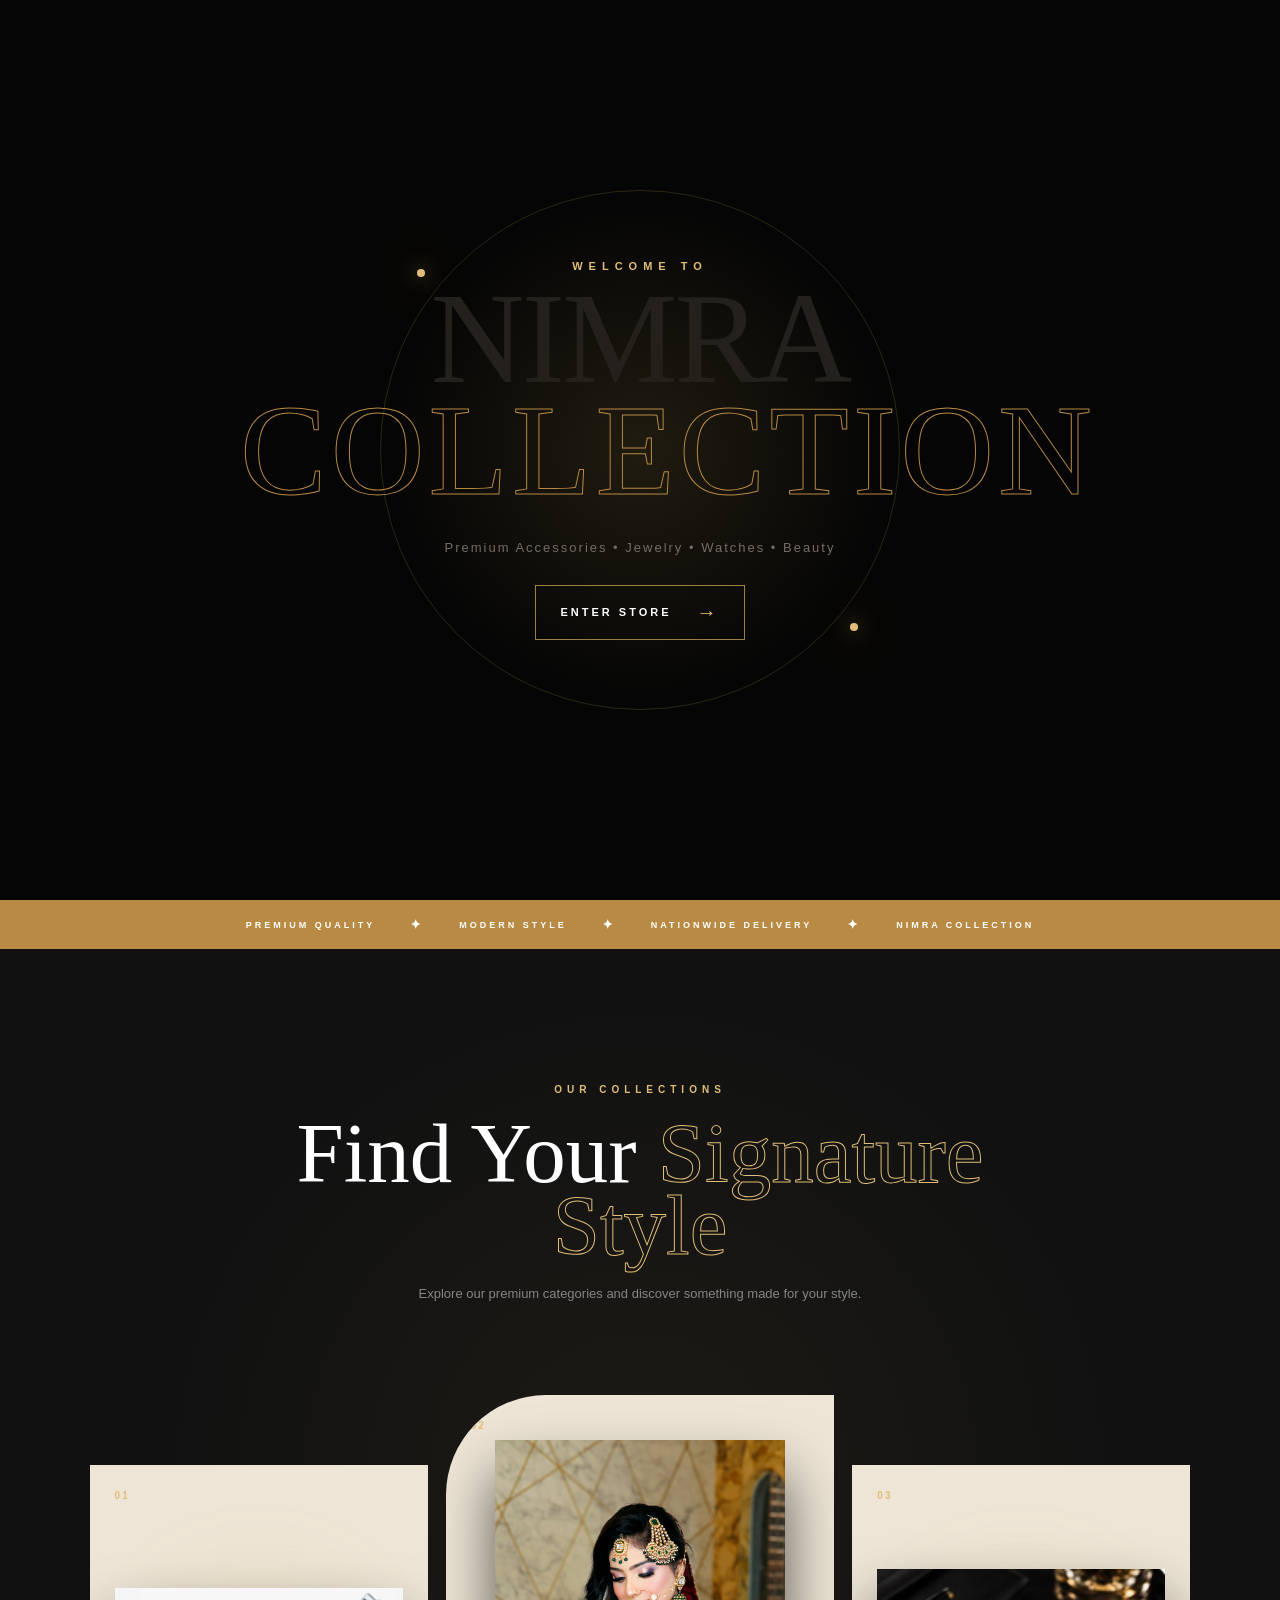
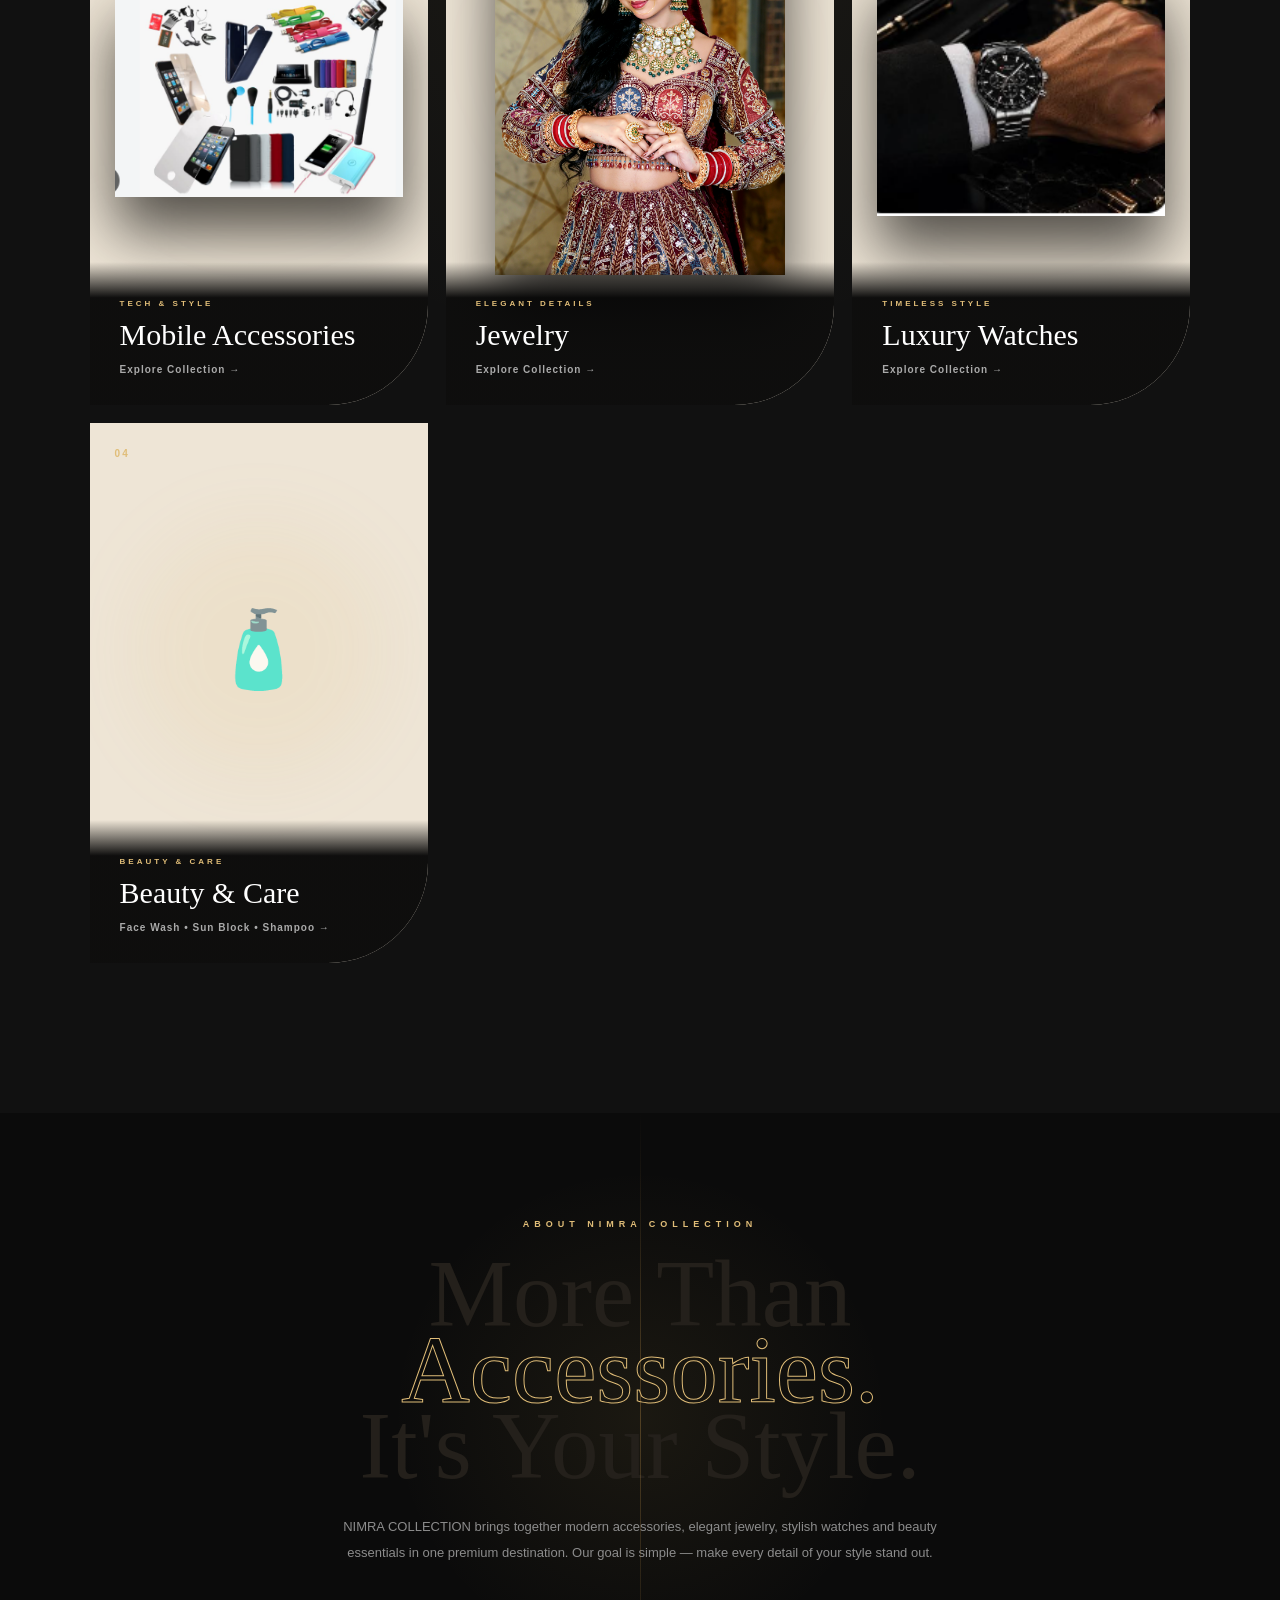
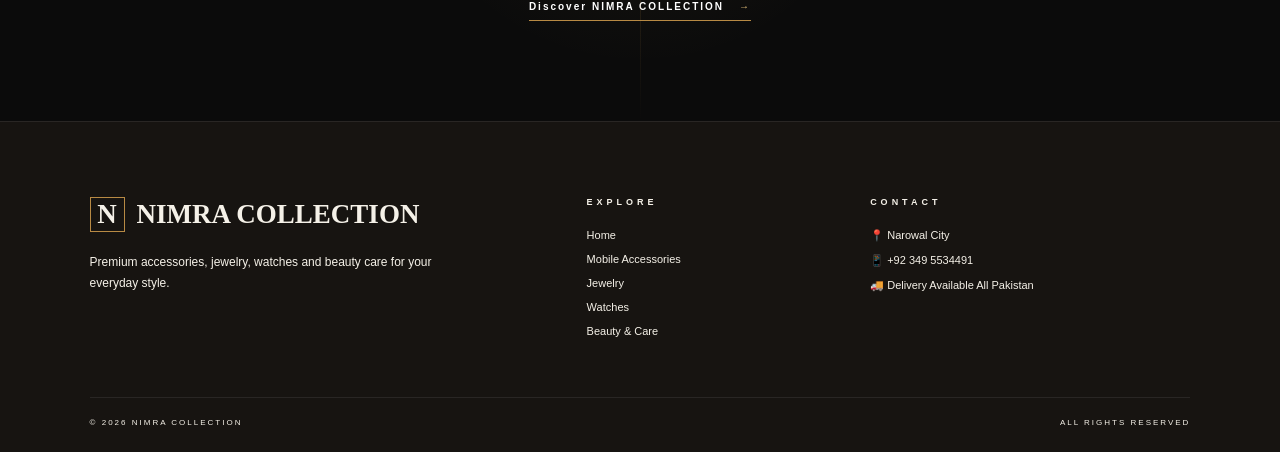
<file: index.html>
<!DOCTYPE html>
<html lang="en">
<head>
    <meta charset="UTF-8">
    <meta name="viewport" content="width=device-width, initial-scale=1.0">

    <title>NIMRA COLLECTION | Premium Store</title>

    <link rel="stylesheet" href="index.css">
</head>

<body class="home-page">

    <!-- =========================
         LOADING / WELCOME
    ========================== -->
    <div id="welcome-screen">
        <div class="welcome-orbit"></div>

        <div class="welcome-content">
            <span class="welcome-small">WELCOME TO</span>

            <h1>
                NIMRA
                <span>COLLECTION</span>
            </h1>

            <p>
                Premium Accessories • Jewelry • Watches • Beauty
            </p>

            <button id="enter-store-btn">
                ENTER STORE
                <span>→</span>
            </button>
        </div>
    </div>


    <!-- =========================
         HEADER
    ========================== -->
    <header class="sticky-header">

        <div class="logo">
            <a href="index.html">
                <span class="logo-mark">N</span>
                <span>NIMRA COLLECTION</span>
            </a>
        </div>

        <nav>
            <ul>

                <li>
                    <a href="index.html" class="active">Home</a>
                </li>

                <li>
                    <a href="mobile-accessories.html">
                        Mobile Accessories
                    </a>
                </li>

                <li>
                    <a href="jwelery.html">
                        Jewelry
                    </a>
                </li>

                <li>
                    <a href="watches.html">
                        Watches
                    </a>
                </li>

                <li>
                    <a href="beauty.html">
                        Beauty & Care
                    </a>
                </li>

            </ul>
        </nav>

        <button class="cart-icon" id="cart-btn">
            Cart
            <span id="cart-count">0</span>
        </button>

    </header>


    <!-- =========================
         HERO
    ========================== -->
    <main>

        <section class="hero-section">

            <div class="hero-background-image">
                <img src="hero.png" alt="Nimra Collection">
            </div>

            <div class="hero-overlay"></div>

            <div class="hero-content">

                <span class="hero-label">
                    EST. 2026 • PREMIUM COLLECTION
                </span>

                <h1>
                    Style That
                    <span>Speaks</span>
                </h1>

                <p>
                    Discover carefully selected watches, jewelry,
                    beauty products and premium accessories designed
                    to elevate your everyday style.
                </p>

                <div class="hero-buttons">

                    <a href="#collections" class="shop-now-btn">
                        Explore Collection
                        <span>↗</span>
                    </a>

                    <a href="watches.html" class="hero-secondary-btn">
                        View Watches
                    </a>

                </div>

            </div>

            <div class="hero-scroll">
                <span>SCROLL TO EXPLORE</span>
                <div></div>
            </div>

        </section>


        <!-- =========================
             BRAND STRIP
        ========================== -->
        <section class="brand-strip">

            <div>
                PREMIUM QUALITY
            </div>

            <span>✦</span>

            <div>
                MODERN STYLE
            </div>

            <span>✦</span>

            <div>
                NATIONWIDE DELIVERY
            </div>

            <span>✦</span>

            <div>
                NIMRA COLLECTION
            </div>

        </section>


        <!-- =========================
             COLLECTIONS
        ========================== -->
        <section class="products-section" id="collections">

            <div class="section-heading">

                <span>OUR COLLECTIONS</span>

                <h2>
                    Find Your
                    <em>Signature Style</em>
                </h2>

                <p>
                    Explore our premium categories and discover
                    something made for your style.
                </p>

            </div>


            <div class="collection-layout">

                <!-- MOBILE -->
                <a href="mobile-accessories.html"
                   class="category-link collection-mobile">

                    <div class="collection-number">
                        01
                    </div>

                    <div class="collection-image">
                        <img src="glas.png"
                             alt="Mobile Accessories">
                    </div>

                    <div class="collection-info">
                        <span>TECH & STYLE</span>
                        <h3>Mobile Accessories</h3>
                        <p>Explore Collection →</p>
                    </div>

                </a>


                <!-- JEWELRY -->
                <a href="jwelery.html"
                   class="category-link collection-jewelry">

                    <div class="collection-number">
                        02
                    </div>

                    <div class="collection-image">
                        <img src="girl.jpg"
                             alt="Jewelry Collection">
                    </div>

                    <div class="collection-info">
                        <span>ELEGANT DETAILS</span>
                        <h3>Jewelry</h3>
                        <p>Explore Collection →</p>
                    </div>

                </a>


                <!-- WATCHES -->
                <a href="watches.html"
                   class="category-link collection-watch">

                    <div class="collection-number">
                        03
                    </div>

                    <div class="collection-image">
                        <img src="watch.jpg"
                             alt="Luxury Watches">
                    </div>

                    <div class="collection-info">
                        <span>TIMELESS STYLE</span>
                        <h3>Luxury Watches</h3>
                        <p>Explore Collection →</p>
                    </div>

                </a>


                <!-- BEAUTY & CARE -->
                <a href="beauty.html"
                   class="category-link collection-beauty">

                    <div class="collection-number">
                        04
                    </div>

                    <div class="collection-image">
                        <div style="
                            font-size: 75px;
                            display: flex;
                            align-items: center;
                            justify-content: center;
                            width: 100%;
                            height: 100%;
                        ">
                            🧴
                        </div>
                    </div>

                    <div class="collection-info">
                        <span>BEAUTY & CARE</span>
                        <h3>Beauty & Care</h3>
                        <p>Face Wash • Sun Block • Shampoo →</p>
                    </div>

                </a>

            </div>

        </section>


        <!-- =========================
             ABOUT / BRAND
        ========================== -->
        <section class="brand-story">

            <div class="story-line"></div>

            <div class="story-content">

                <span>ABOUT NIMRA COLLECTION</span>

                <h2>
                    More Than
                    <em>Accessories.</em>
                    <br>
                    It's Your Style.
                </h2>

                <p>
                    NIMRA COLLECTION brings together modern accessories,
                    elegant jewelry, stylish watches and beauty essentials
                    in one premium destination. Our goal is simple —
                    make every detail of your style stand out.
                </p>

                <a href="#collections">
                    Discover NIMRA COLLECTION
                    <span>→</span>
                </a>

            </div>

        </section>

    </main>


    <!-- =========================
         CHECKOUT MODAL
    ========================== -->
    <div id="checkout-modal" class="modal">

        <div class="modal-content">

            <button class="close-btn" id="close-modal">
                ×
            </button>

            <span class="modal-label">
                YOUR ORDER
            </span>

            <h2>
                Confirm Order
            </h2>

            <div class="checkout-divider"></div>

            <div id="cart-items-list"></div>

            <div class="total-row">
                <span>Total</span>

                <strong>
                    PKR <span id="cart-total">0</span>
                </strong>
            </div>


            <form id="order-form">

                <label for="name">
                    Full Name
                </label>

                <input
                    type="text"
                    id="name"
                    placeholder="Enter your full name"
                    required
                >


                <label for="phone">
                    WhatsApp Number
                </label>

                <input
                    type="tel"
                    id="phone"
                    placeholder="0300 1234567"
                    required
                >


                <label for="address">
                    Delivery Address
                </label>

                <textarea
                    id="address"
                    placeholder="Complete address & city"
                    rows="3"
                    required
                ></textarea>


                <button
                    type="submit"
                    class="submit-order-btn"
                >
                    Send Order on WhatsApp
                    <span>↗</span>
                </button>

            </form>

        </div>

    </div>


    <!-- =========================
         FOOTER
    ========================== -->
    <footer>

        <div class="footer-main">

            <div class="footer-brand">

                <div class="footer-logo">
                    <span>N</span>
                    NIMRA COLLECTION
                </div>

                <p>
                    Premium accessories, jewelry, watches
                    and beauty care for your everyday style.
                </p>

            </div>


            <div class="footer-column">

                <h4>EXPLORE</h4>

                <a href="index.html">Home</a>

                <a href="mobile-accessories.html">
                    Mobile Accessories
                </a>

                <a href="jwelery.html">
                    Jewelry
                </a>

                <a href="watches.html">
                    Watches
                </a>

                <a href="beauty.html">
                    Beauty & Care
                </a>

            </div>


            <div class="footer-column">

                <h4>CONTACT</h4>

                <p>📍 Narowal City</p>

                <p>
                    📱 +92 349 5534491
                </p>

                <p>
                    🚚 Delivery Available
                    All Pakistan
                </p>

            </div>

        </div>


        <div class="footer-bottom">

            <span>
                © 2026 NIMRA COLLECTION
            </span>

            <span>
                ALL RIGHTS RESERVED
            </span>

        </div>

    </footer>


    <script src="index.js"></script>

</body>
</html>
</file>
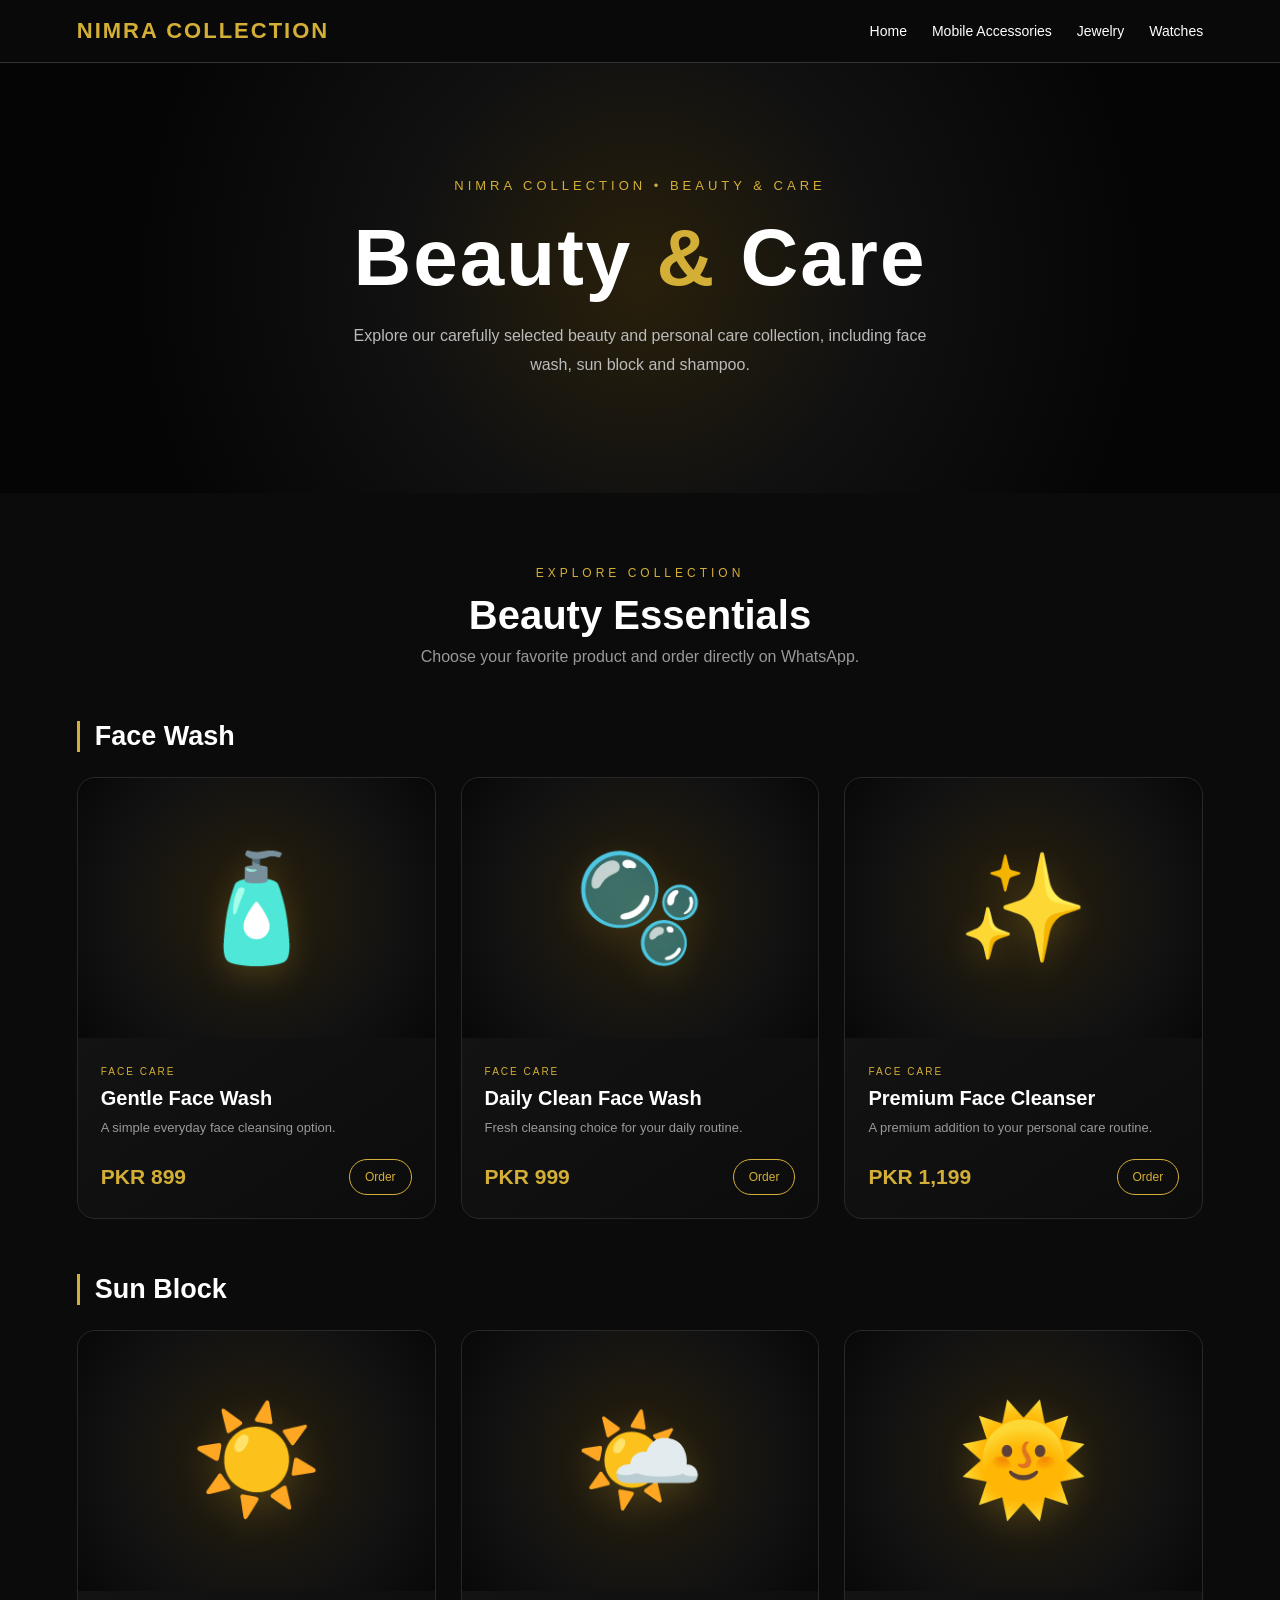
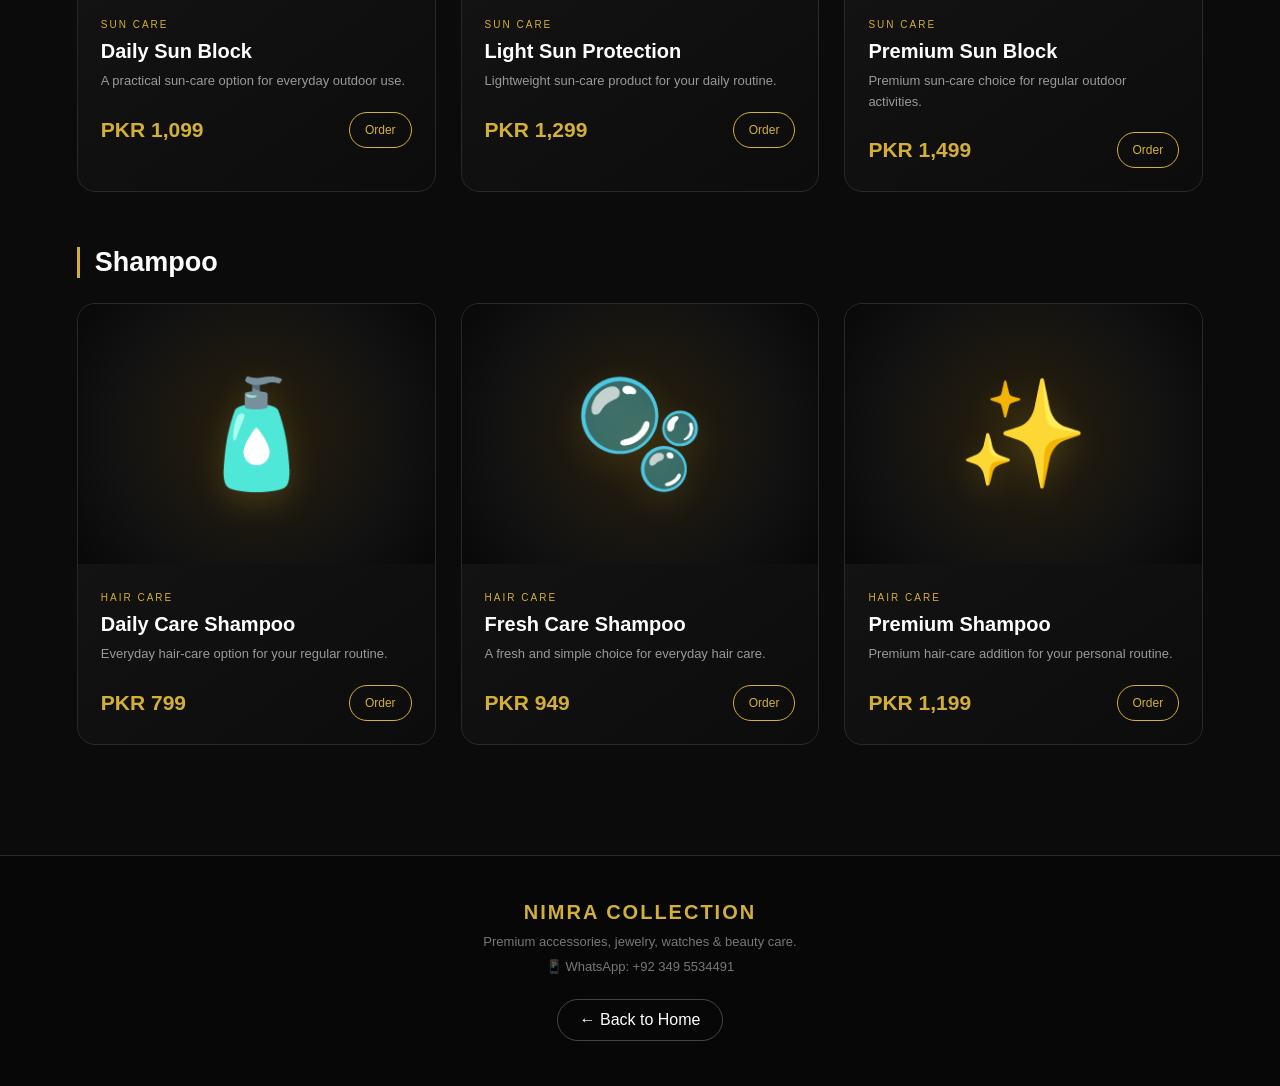
<file: beauty.html>
<!DOCTYPE html>
<html lang="en">
<head>
    <meta charset="UTF-8">
    <meta name="viewport" content="width=device-width, initial-scale=1.0">

    <title>Beauty & Care | NIMRA COLLECTION</title>

    <style>
        * {
            margin: 0;
            padding: 0;
            box-sizing: border-box;
        }

        body {
            font-family: Arial, sans-serif;
            background: #0b0b0b;
            color: white;
        }

        /* HEADER */
        header {
            position: sticky;
            top: 0;
            z-index: 1000;
            display: flex;
            justify-content: space-between;
            align-items: center;
            padding: 18px 6%;
            background: rgba(10,10,10,0.95);
            border-bottom: 1px solid #333;
            backdrop-filter: blur(10px);
        }

        .logo {
            color: #d4af37;
            font-size: 22px;
            font-weight: bold;
            letter-spacing: 2px;
        }

        nav {
            display: flex;
            gap: 25px;
        }

        nav a {
            color: white;
            text-decoration: none;
            font-size: 14px;
            transition: 0.3s;
        }

        nav a:hover {
            color: #d4af37;
        }

        /* HERO */
        .hero {
            min-height: 430px;
            display: flex;
            align-items: center;
            justify-content: center;
            text-align: center;
            padding: 60px 20px;
            background:
                radial-gradient(circle at center, #29200b 0%, #111 35%, #050505 75%);
        }

        .hero-content {
            max-width: 800px;
        }

        .hero small {
            color: #d4af37;
            letter-spacing: 4px;
            font-size: 13px;
        }

        .hero h1 {
            font-size: clamp(42px, 7vw, 80px);
            margin: 18px 0;
            letter-spacing: 2px;
        }

        .hero h1 span {
            color: #d4af37;
        }

        .hero p {
            color: #bbb;
            line-height: 1.8;
            max-width: 600px;
            margin: auto;
        }

        /* PRODUCTS */
        .products-section {
            padding: 70px 6%;
        }

        .section-title {
            text-align: center;
            margin-bottom: 45px;
        }

        .section-title span {
            color: #d4af37;
            font-size: 12px;
            letter-spacing: 4px;
        }

        .section-title h2 {
            font-size: 40px;
            margin-top: 12px;
        }

        .section-title p {
            color: #999;
            margin-top: 10px;
        }

        .category-title {
            font-size: 27px;
            margin: 55px 0 25px;
            padding-left: 15px;
            border-left: 3px solid #d4af37;
        }

        .product-grid {
            display: grid;
            grid-template-columns: repeat(3, 1fr);
            gap: 25px;
        }

        .product-card {
            background: linear-gradient(145deg, #171717, #0c0c0c);
            border: 1px solid #292929;
            border-radius: 18px;
            overflow: hidden;
            transition: 0.4s;
        }

        .product-card:hover {
            transform: translateY(-10px);
            border-color: #d4af37;
            box-shadow: 0 15px 40px rgba(212,175,55,0.18);
        }

        .product-image {
            height: 260px;
            display: flex;
            justify-content: center;
            align-items: center;
            background:
                radial-gradient(circle, #29200c, #121212 65%, #080808);
        }

        .product-icon {
            font-size: 105px;
            filter: drop-shadow(0 10px 15px rgba(212,175,55,0.2));
            transition: 0.4s;
        }

        .product-card:hover .product-icon {
            transform: scale(1.12) rotate(3deg);
        }

        .product-info {
            padding: 23px;
        }

        .product-info small {
            color: #d4af37;
            letter-spacing: 2px;
            font-size: 10px;
        }

        .product-info h3 {
            font-size: 20px;
            margin: 8px 0;
        }

        .product-info p {
            color: #999;
            font-size: 13px;
            line-height: 1.6;
        }

        .price-row {
            display: flex;
            justify-content: space-between;
            align-items: center;
            margin-top: 20px;
        }

        .price {
            color: #d4af37;
            font-size: 21px;
            font-weight: bold;
        }

        .order-btn {
            border: 1px solid #d4af37;
            background: transparent;
            color: #d4af37;
            padding: 10px 15px;
            border-radius: 25px;
            cursor: pointer;
            text-decoration: none;
            font-size: 12px;
            transition: 0.3s;
        }

        .order-btn:hover {
            background: #d4af37;
            color: #000;
        }

        /* FOOTER */
        footer {
            margin-top: 40px;
            padding: 45px 6%;
            text-align: center;
            border-top: 1px solid #292929;
            background: #070707;
        }

        .footer-logo {
            color: #d4af37;
            font-size: 20px;
            font-weight: bold;
            letter-spacing: 2px;
        }

        footer p {
            color: #777;
            margin-top: 10px;
            font-size: 13px;
        }

        .back-home {
            display: inline-block;
            margin-top: 25px;
            color: white;
            text-decoration: none;
            border: 1px solid #444;
            padding: 11px 22px;
            border-radius: 25px;
            transition: 0.3s;
        }

        .back-home:hover {
            border-color: #d4af37;
            color: #d4af37;
        }

        /* MOBILE */
        @media (max-width: 800px) {

            header {
                padding: 16px 5%;
            }

            nav {
                display: none;
            }

            .product-grid {
                grid-template-columns: 1fr;
            }

            .products-section {
                padding: 50px 5%;
            }

            .section-title h2 {
                font-size: 32px;
            }

            .hero {
                min-height: 380px;
            }

            .product-image {
                height: 230px;
            }
        }

        @media (min-width: 801px) and (max-width: 1100px) {
            .product-grid {
                grid-template-columns: repeat(2, 1fr);
            }
        }
    </style>
</head>

<body>

    <!-- HEADER -->
    <header>

        <div class="logo">
            NIMRA COLLECTION
        </div>

        <nav>
            <a href="index.html">Home</a>
            <a href="mobile-accessories.html">Mobile Accessories</a>
            <a href="jwelery.html">Jewelry</a>
            <a href="watches.html">Watches</a>
        </nav>

    </header>


    <!-- HERO -->
    <section class="hero">

        <div class="hero-content">

            <small>NIMRA COLLECTION • BEAUTY & CARE</small>

            <h1>
                Beauty <span>&</span> Care
            </h1>

            <p>
                Explore our carefully selected beauty and personal care
                collection, including face wash, sun block and shampoo.
            </p>

        </div>

    </section>


    <!-- PRODUCTS -->
    <section class="products-section">

        <div class="section-title">

            <span>EXPLORE COLLECTION</span>

            <h2>Beauty Essentials</h2>

            <p>
                Choose your favorite product and order directly on WhatsApp.
            </p>

        </div>


        <!-- FACE WASH -->

        <h2 class="category-title">
            Face Wash
        </h2>

        <div class="product-grid">

            <div class="product-card">

                <div class="product-image">
                    <div class="product-icon">🧴</div>
                </div>

                <div class="product-info">

                    <small>FACE CARE</small>

                    <h3>Gentle Face Wash</h3>

                    <p>
                        A simple everyday face cleansing option.
                    </p>

                    <div class="price-row">

                        <span class="price">
                            PKR 899
                        </span>

                        <a class="order-btn"
                           href="https://wa.me/923495534491?text=Hello%20NIMRA%20COLLECTION%2C%20I%20want%20to%20order%20Gentle%20Face%20Wash%20for%20PKR%20899."
                           target="_blank">
                            Order
                        </a>

                    </div>

                </div>

            </div>


            <div class="product-card">

                <div class="product-image">
                    <div class="product-icon">🫧</div>
                </div>

                <div class="product-info">

                    <small>FACE CARE</small>

                    <h3>Daily Clean Face Wash</h3>

                    <p>
                        Fresh cleansing choice for your daily routine.
                    </p>

                    <div class="price-row">

                        <span class="price">
                            PKR 999
                        </span>

                        <a class="order-btn"
                           href="https://wa.me/923495534491?text=Hello%20NIMRA%20COLLECTION%2C%20I%20want%20to%20order%20Daily%20Clean%20Face%20Wash%20for%20PKR%20999."
                           target="_blank">
                            Order
                        </a>

                    </div>

                </div>

            </div>


            <div class="product-card">

                <div class="product-image">
                    <div class="product-icon">✨</div>
                </div>

                <div class="product-info">

                    <small>FACE CARE</small>

                    <h3>Premium Face Cleanser</h3>

                    <p>
                        A premium addition to your personal care routine.
                    </p>

                    <div class="price-row">

                        <span class="price">
                            PKR 1,199
                        </span>

                        <a class="order-btn"
                           href="https://wa.me/923495534491?text=Hello%20NIMRA%20COLLECTION%2C%20I%20want%20to%20order%20Premium%20Face%20Cleanser%20for%20PKR%201199."
                           target="_blank">
                            Order
                        </a>

                    </div>

                </div>

            </div>

        </div>


        <!-- SUN BLOCK -->

        <h2 class="category-title">
            Sun Block
        </h2>

        <div class="product-grid">

            <div class="product-card">

                <div class="product-image">
                    <div class="product-icon">☀️</div>
                </div>

                <div class="product-info">

                    <small>SUN CARE</small>

                    <h3>Daily Sun Block</h3>

                    <p>
                        A practical sun-care option for everyday outdoor use.
                    </p>

                    <div class="price-row">

                        <span class="price">
                            PKR 1,099
                        </span>

                        <a class="order-btn"
                           href="https://wa.me/923495534491?text=Hello%20NIMRA%20COLLECTION%2C%20I%20want%20to%20order%20Daily%20Sun%20Block%20for%20PKR%201099."
                           target="_blank">
                            Order
                        </a>

                    </div>

                </div>

            </div>


            <div class="product-card">

                <div class="product-image">
                    <div class="product-icon">🌤️</div>
                </div>

                <div class="product-info">

                    <small>SUN CARE</small>

                    <h3>Light Sun Protection</h3>

                    <p>
                        Lightweight sun-care product for your daily routine.
                    </p>

                    <div class="price-row">

                        <span class="price">
                            PKR 1,299
                        </span>

                        <a class="order-btn"
                           href="https://wa.me/923495534491?text=Hello%20NIMRA%20COLLECTION%2C%20I%20want%20to%20order%20Light%20Sun%20Protection%20for%20PKR%201299."
                           target="_blank">
                            Order
                        </a>

                    </div>

                </div>

            </div>


            <div class="product-card">

                <div class="product-image">
                    <div class="product-icon">🌞</div>
                </div>

                <div class="product-info">

                    <small>SUN CARE</small>

                    <h3>Premium Sun Block</h3>

                    <p>
                        Premium sun-care choice for regular outdoor activities.
                    </p>

                    <div class="price-row">

                        <span class="price">
                            PKR 1,499
                        </span>

                        <a class="order-btn"
                           href="https://wa.me/923495534491?text=Hello%20NIMRA%20COLLECTION%2C%20I%20want%20to%20order%20Premium%20Sun%20Block%20for%20PKR%201499."
                           target="_blank">
                            Order
                        </a>

                    </div>

                </div>

            </div>

        </div>


        <!-- SHAMPOO -->

        <h2 class="category-title">
            Shampoo
        </h2>

        <div class="product-grid">

            <div class="product-card">

                <div class="product-image">
                    <div class="product-icon">🧴</div>
                </div>

                <div class="product-info">

                    <small>HAIR CARE</small>

                    <h3>Daily Care Shampoo</h3>

                    <p>
                        Everyday hair-care option for your regular routine.
                    </p>

                    <div class="price-row">

                        <span class="price">
                            PKR 799
                        </span>

                        <a class="order-btn"
                           href="https://wa.me/923495534491?text=Hello%20NIMRA%20COLLECTION%2C%20I%20want%20to%20order%20Daily%20Care%20Shampoo%20for%20PKR%20799."
                           target="_blank">
                            Order
                        </a>

                    </div>

                </div>

            </div>


            <div class="product-card">

                <div class="product-image">
                    <div class="product-icon">🫧</div>
                </div>

                <div class="product-info">

                    <small>HAIR CARE</small>

                    <h3>Fresh Care Shampoo</h3>

                    <p>
                        A fresh and simple choice for everyday hair care.
                    </p>

                    <div class="price-row">

                        <span class="price">
                            PKR 949
                        </span>

                        <a class="order-btn"
                           href="https://wa.me/923495534491?text=Hello%20NIMRA%20COLLECTION%2C%20I%20want%20to%20order%20Fresh%20Care%20Shampoo%20for%20PKR%20949."
                           target="_blank">
                            Order
                        </a>

                    </div>

                </div>

            </div>


            <div class="product-card">

                <div class="product-image">
                    <div class="product-icon">✨</div>
                </div>

                <div class="product-info">

                    <small>HAIR CARE</small>

                    <h3>Premium Shampoo</h3>

                    <p>
                        Premium hair-care addition for your personal routine.
                    </p>

                    <div class="price-row">

                        <span class="price">
                            PKR 1,199
                        </span>

                        <a class="order-btn"
                           href="https://wa.me/923495534491?text=Hello%20NIMRA%20COLLECTION%2C%20I%20want%20to%20order%20Premium%20Shampoo%20for%20PKR%201199."
                           target="_blank">
                            Order
                        </a>

                    </div>

                </div>

            </div>

        </div>

    </section>


    <!-- FOOTER -->

    <footer>

        <div class="footer-logo">
            NIMRA COLLECTION
        </div>

        <p>
            Premium accessories, jewelry, watches & beauty care.
        </p>

        <p>
            📱 WhatsApp: +92 349 5534491
        </p>

        <a href="index.html" class="back-home">
            ← Back to Home
        </a>

    </footer>

</body>
</html>
</file>
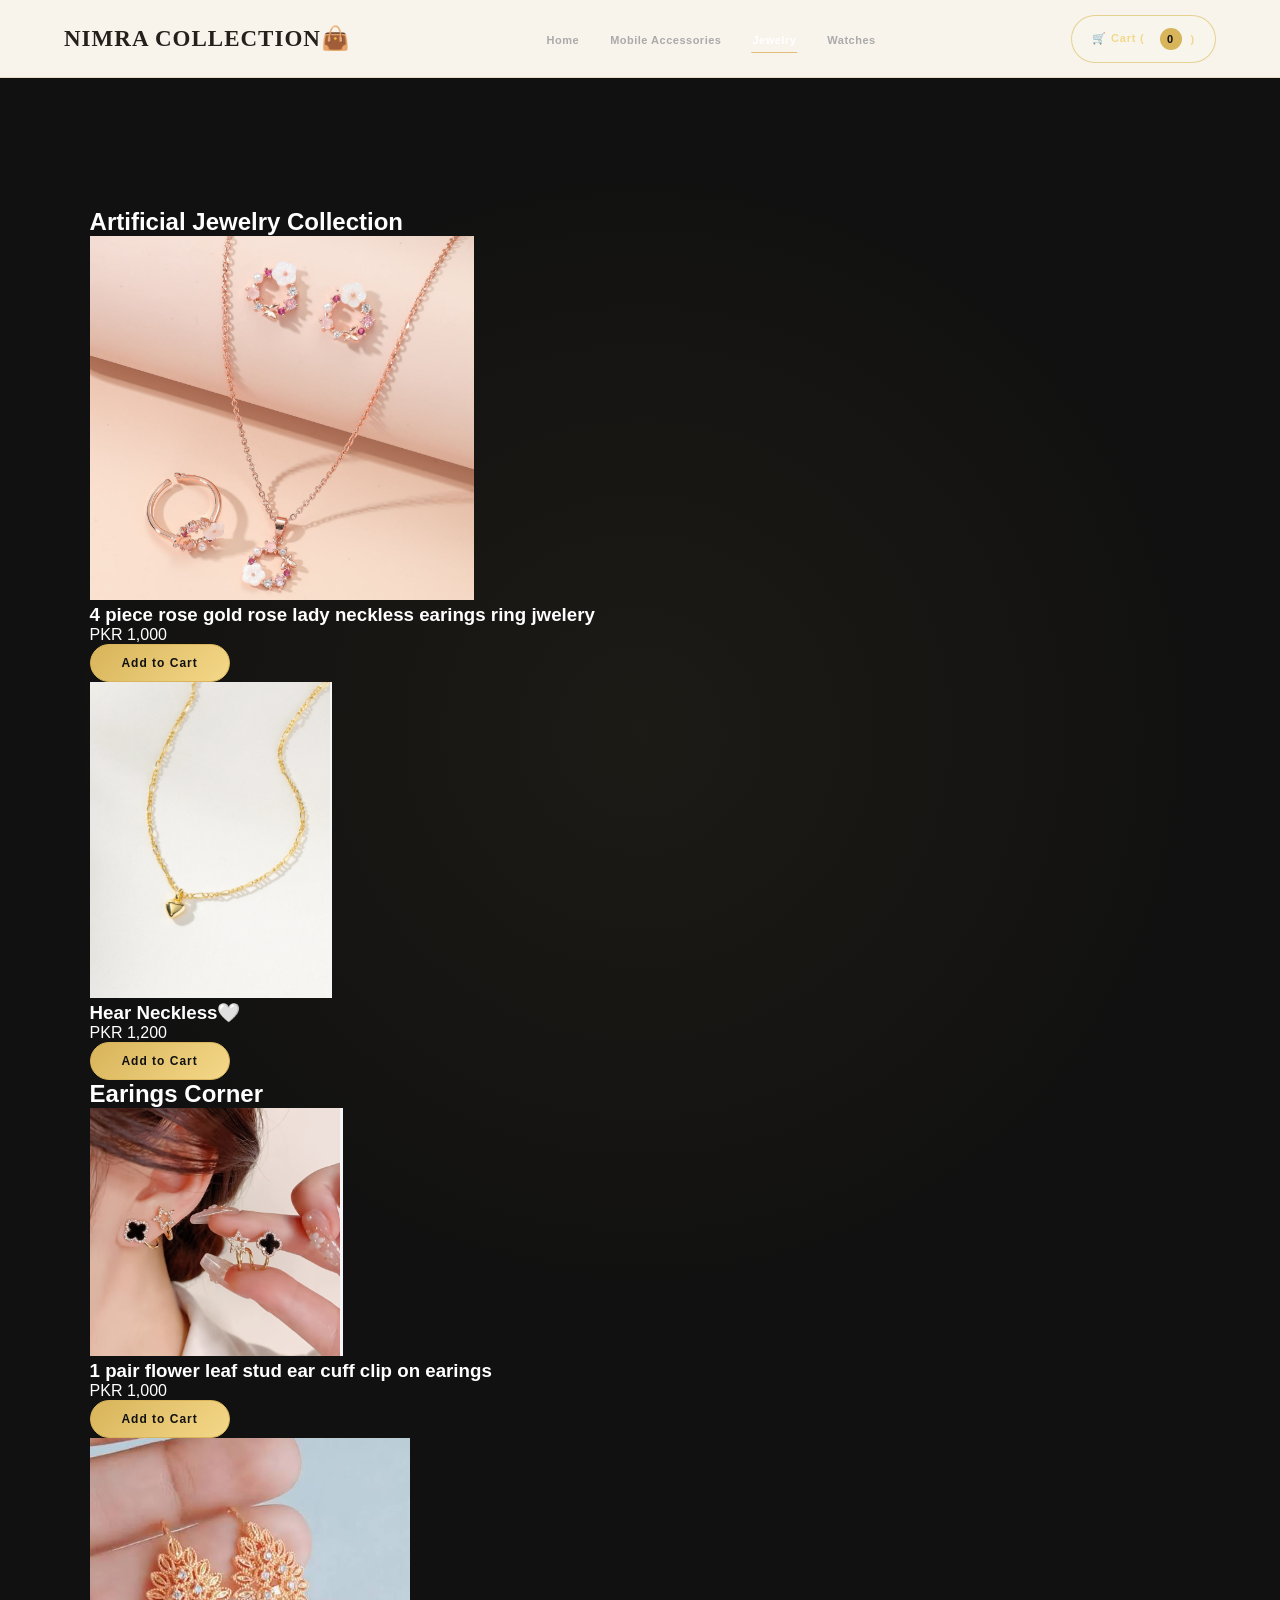
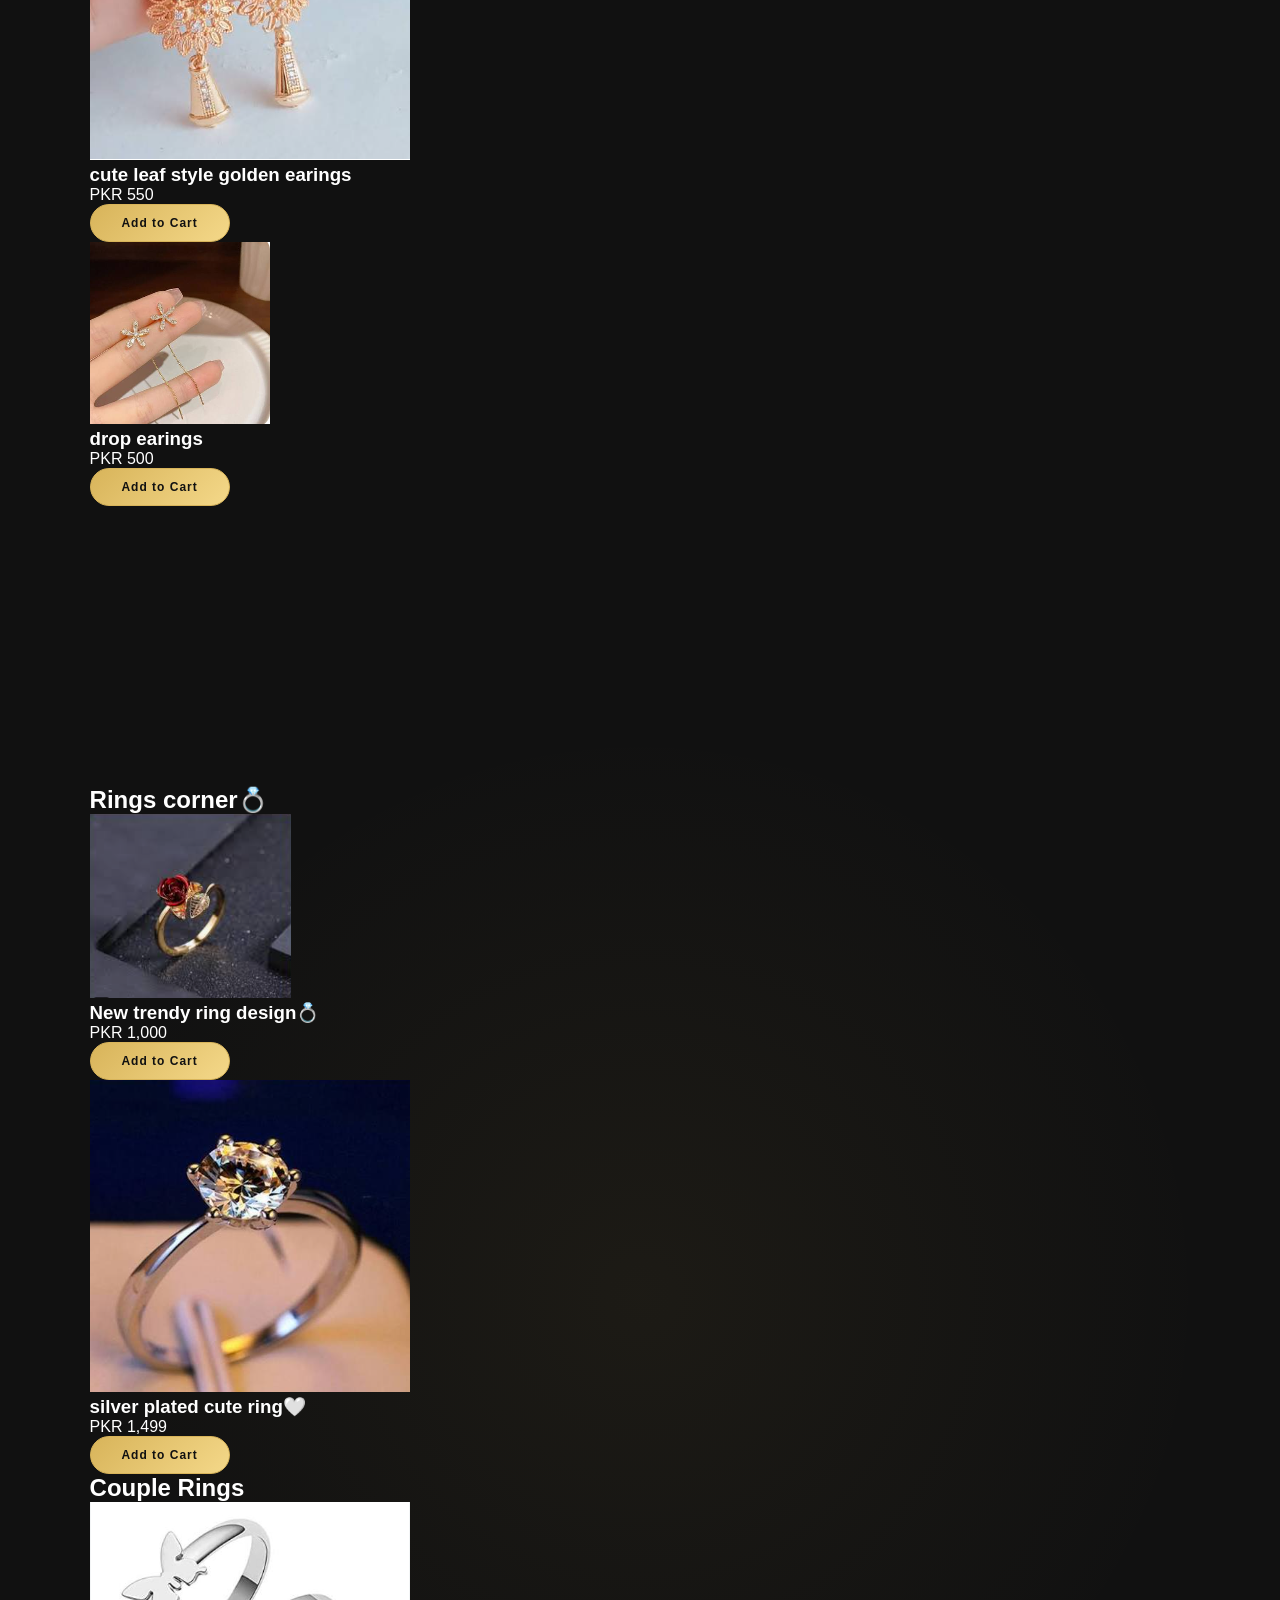
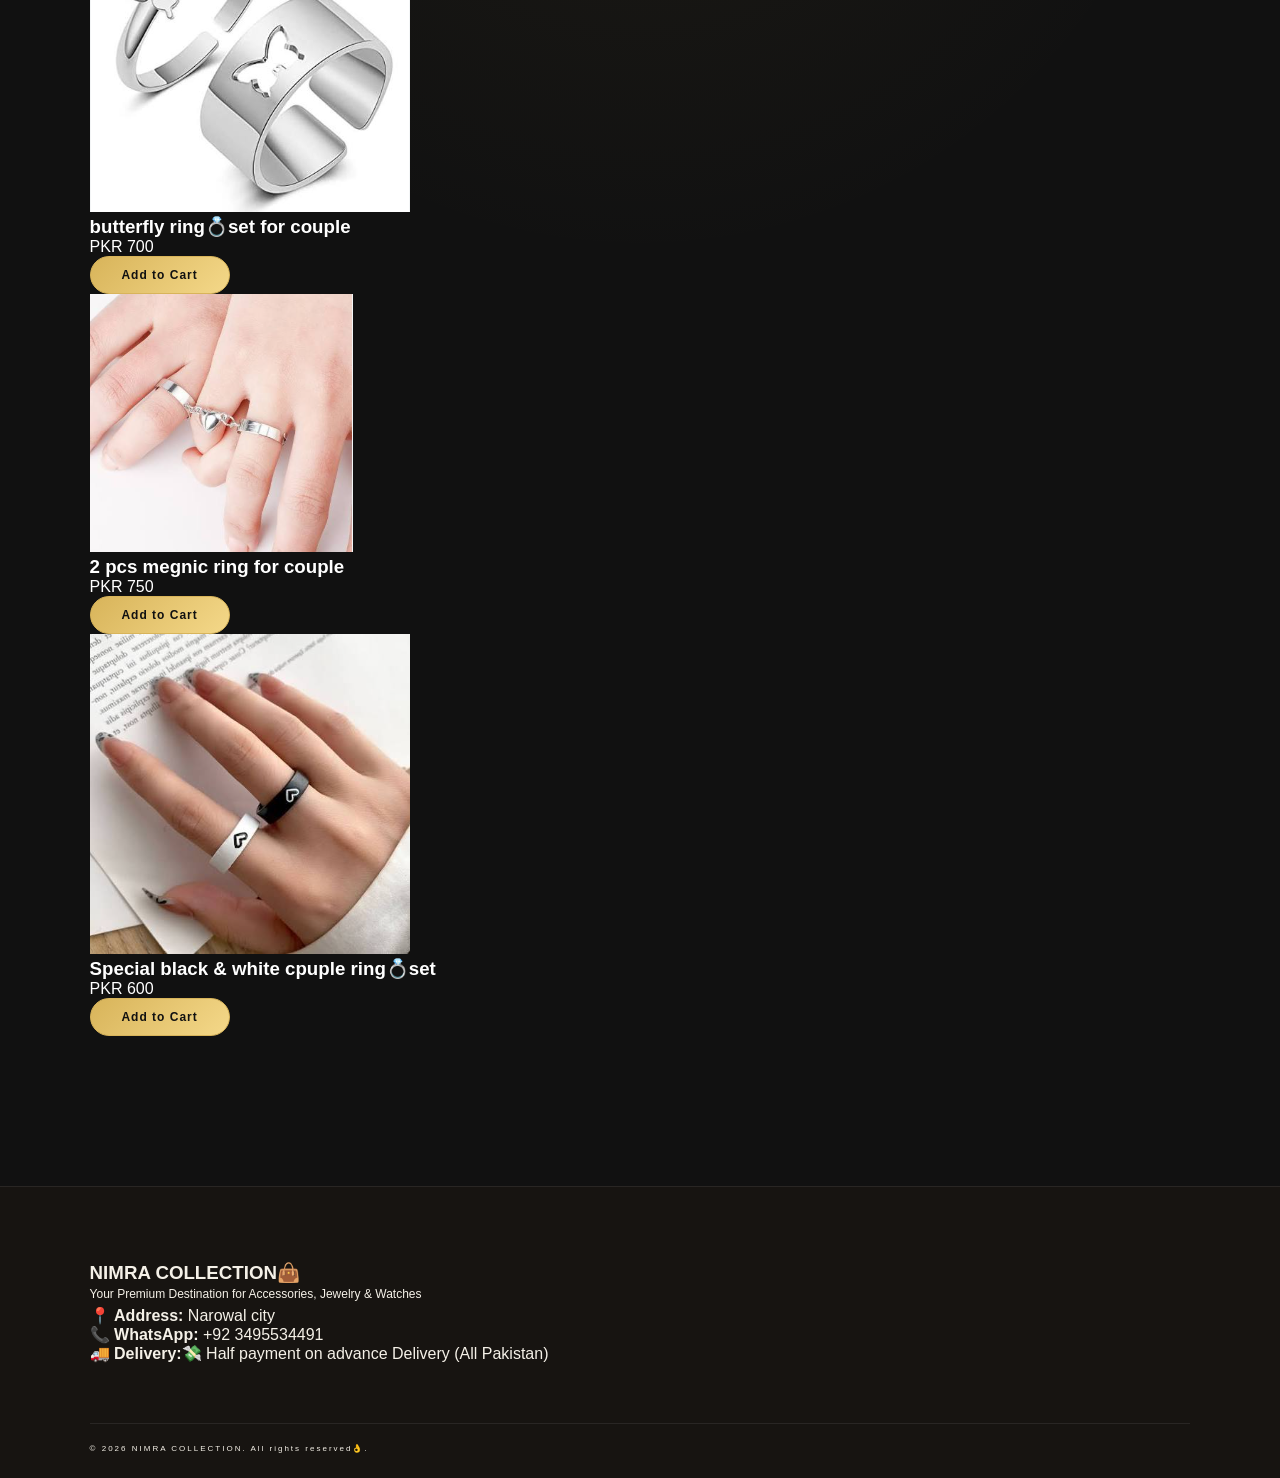
<file: jwelery.html>
<!DOCTYPE html>
<html lang="en">
<head>
    <meta charset="UTF-8">
    <meta name="viewport" content="width=device-width, initial-scale=1.0">
    <title>Jewelry - NIMRA COLLECTION👜</title>
    <link rel="stylesheet" href="index.css">
</head>
<body>

    <header class="sticky-header">
        <div class="logo"><a href="index.html">NIMRA COLLECTION👜</a></div>
        <nav>
            <ul>
                <li><a href="index.html">Home</a></li>
                <li><a href="mobile-accessories.html">Mobile Accessories</a></li>
                <li><a href="jwelery.html" class="active">Jewelry</a></li>
                <li><a href="watches.html">Watches</a></li>
            </ul>
        </nav>
        <div class="cart-icon" id="cart-btn">
            🛒 Cart (<span id="cart-count">0</span>)
        </div>
    </header>

    <section class="products-section">
    <h2>Artificial Jewelry Collection</h2>

    <!-- Sirf AIK main grid banana hai -->
    <div class="product-grid">

        <!-- Pehla Card -->
        <div class="product-card">
            <img src="loin.png" alt="Jewelry Set">
            <h3>4 piece rose gold rose lady neckless earings ring jwelery</h3>
            <p class="price">PKR 1,000</p>
            <button class="add-to-cart-btn" data-name="4 pieces rose gold set" data-price="1200">Add to Cart</button>
        </div>

        <!-- Doosra Card (Sirf is card ko grid ke andar rakha hai) -->
        <div class="product-card">
            <img src="hdfuifjd.png" alt="Minimalist Chain">
            <h3>Hear Neckless🤍</h3>
            <p class="price">PKR 1,200</p>
            <button class="add-to-cart-btn" data-name="Minimalist Chain" data-price="1200">Add to Cart</button>
        </div>

    </div> <!-- Grid yahan band hoga -->
      <h2>Earings Corner</h2>

    <!-- Sirf AIK main grid banana hai -->
    <div class="product-grid">

        <!-- Pehla Card -->
        <div class="product-card">
            <img src="ering.png" alt="Jewelry Set">
            <h3>1 pair flower leaf stud ear cuff clip on earings</h3>
            <p class="price">PKR 1,000</p>
            <button class="add-to-cart-btn" data-name="4 pieces rose gold set" data-price="1200">Add to Cart</button>
        </div>
        

        <!-- Doosra Card (Sirf is card ko grid ke andar rakha hai) -->
        <div class="product-card">
            <img src="sad.png" alt="Minimalist Chain">
            <h3>cute leaf style golden earings</h3>
            <p class="price">PKR 550</p>
            <button class="add-to-cart-btn" data-name="cute leaf style golden earings" data-price="550">Add to Cart</button>
        </div>
           <h2></h2>

    <!-- Sirf AIK main grid banana hai -->
    <div class="product-grid">

        <!-- Pehla Card -->
        <div class="product-card">
            <img src="drop.png" alt="Jewelry Set">
            <h3>drop earings</h3>
            <p class="price">PKR 500</p>
            <button class="add-to-cart-btn" data-name="4 pieces rose gold set" data-price="500">Add to Cart</button>
        </div>
        

    </div> <!-- Grid yahan band hoga-->
      


</section>
  <section class="products-section">
    <h2>Rings corner💍</h2>

    <!-- Sirf AIK main grid banana hai -->
    <div class="product-grid">

        <!-- Pehla Card -->
        <div class="product-card">
            <img src="trend.png" alt="Jewelry Set">
            <h3>New trendy ring design💍</h3>
            <p class="price">PKR 1,000</p>
            <button class="add-to-cart-btn" data-name="new trendy ring" data-price="1000">Add to Cart</button>
        </div>

        <!-- Doosra Card (Sirf is card ko grid ke andar rakha hai) -->
        <div class="product-card">
            <img src="silver.png" alt="Minimalist Chain">
            <h3>silver plated cute ring🤍</h3>
            <p class="price">PKR 1,499</p>
            <button class="add-to-cart-btn" data-name="silver plated ring" data-price="1499">Add to Cart</button>
        </div>

    </div> <!-- Grid yahan band hoga -->
      <h2>Couple Rings</h2>

    <!-- Sirf AIK main grid banana hai -->
    <div class="product-grid">

        <!-- Pehla Card -->
        <div class="product-card">
            <img src="couple.png" alt="Jewelry Set">
            <h3>butterfly ring💍set for couple</h3>
            <p class="price">PKR 700</p>
            <button class="add-to-cart-btn" data-name="buuterfly eing set for couple" data-price="700">Add to Cart</button>
        </div>
        

        <!-- Doosra Card (Sirf is card ko grid ke andar rakha hai) -->
        <div class="product-card">
            <img src="megnic.png" alt="Minimalist Chain">
            <h3>2 pcs megnic ring for couple</h3>
            <p class="price">PKR 750</p>
            <button class="add-to-cart-btn" data-name="2 pcs megnic ring for couple" data-price="750">Add to Cart</button>
        </div>
           <h2></h2>

    <!-- Sirf AIK main grid banana hai -->
    <div class="product-grid">

        <!-- Pehla Card -->
        <div class="product-card">
            <img src="black.png" alt="Jewelry Set">
            <h3>Special black & white cpuple ring💍set</h3>
            <p class="price">PKR 600</p>
            <button class="add-to-cart-btn" data-name="Special black & white cpuple ring💍set" data-price="600">Add to Cart</button>
        </div>
        

    </div> <!-- Grid yahan band hoga-->
      


</section>



    <div id="checkout-modal" class="modal">
        <div class="modal-content">
            <span class="close-btn" id="close-modal">&times;</span>
            <h2>Confirm Order (COD)</h2>
            <div id="cart-items-list"></div>
            <p class="total-price-text">Total: PKR <span id="cart-total">0</span></p>

            <form id="order-form">
                <input type="text" id="name" placeholder="Enter full name" required>
                <input type="tel" id="phone" placeholder="0300 1234567" required>
                <textarea id="address" placeholder="Complete Address & City" rows="3" required></textarea>
                <button type="submit" class="submit-order-btn">Send Order via WhatsApp</button>
            </form>
        </div>
    </div>

   <footer>
    <div class="footer-container">
        <div class="footer-brand">
            <h3>NIMRA COLLECTION👜</h3>
            <p>Your Premium Destination for Accessories, Jewelry & Watches</p>
        </div>

        <div class="footer-info">
            <div class="footer-info-item">
                📍 <strong>Address:</strong> Narowal city
            </div>
            <div class="footer-info-item">
                📞 <strong>WhatsApp:</strong> +92 3495534491
            </div>
            <div class="footer-info-item">
                🚚 <strong>Delivery:</strong>💸 Half payment on advance Delivery (All Pakistan)
            </div>
        </div>

        <div class="footer-bottom">
            <p>&copy; 2026 NIMRA COLLECTION. All rights reserved👌.</p>
        </div>
    </div>
</footer>

    <script src="index.js"></script>
</body>
</html>
</file>
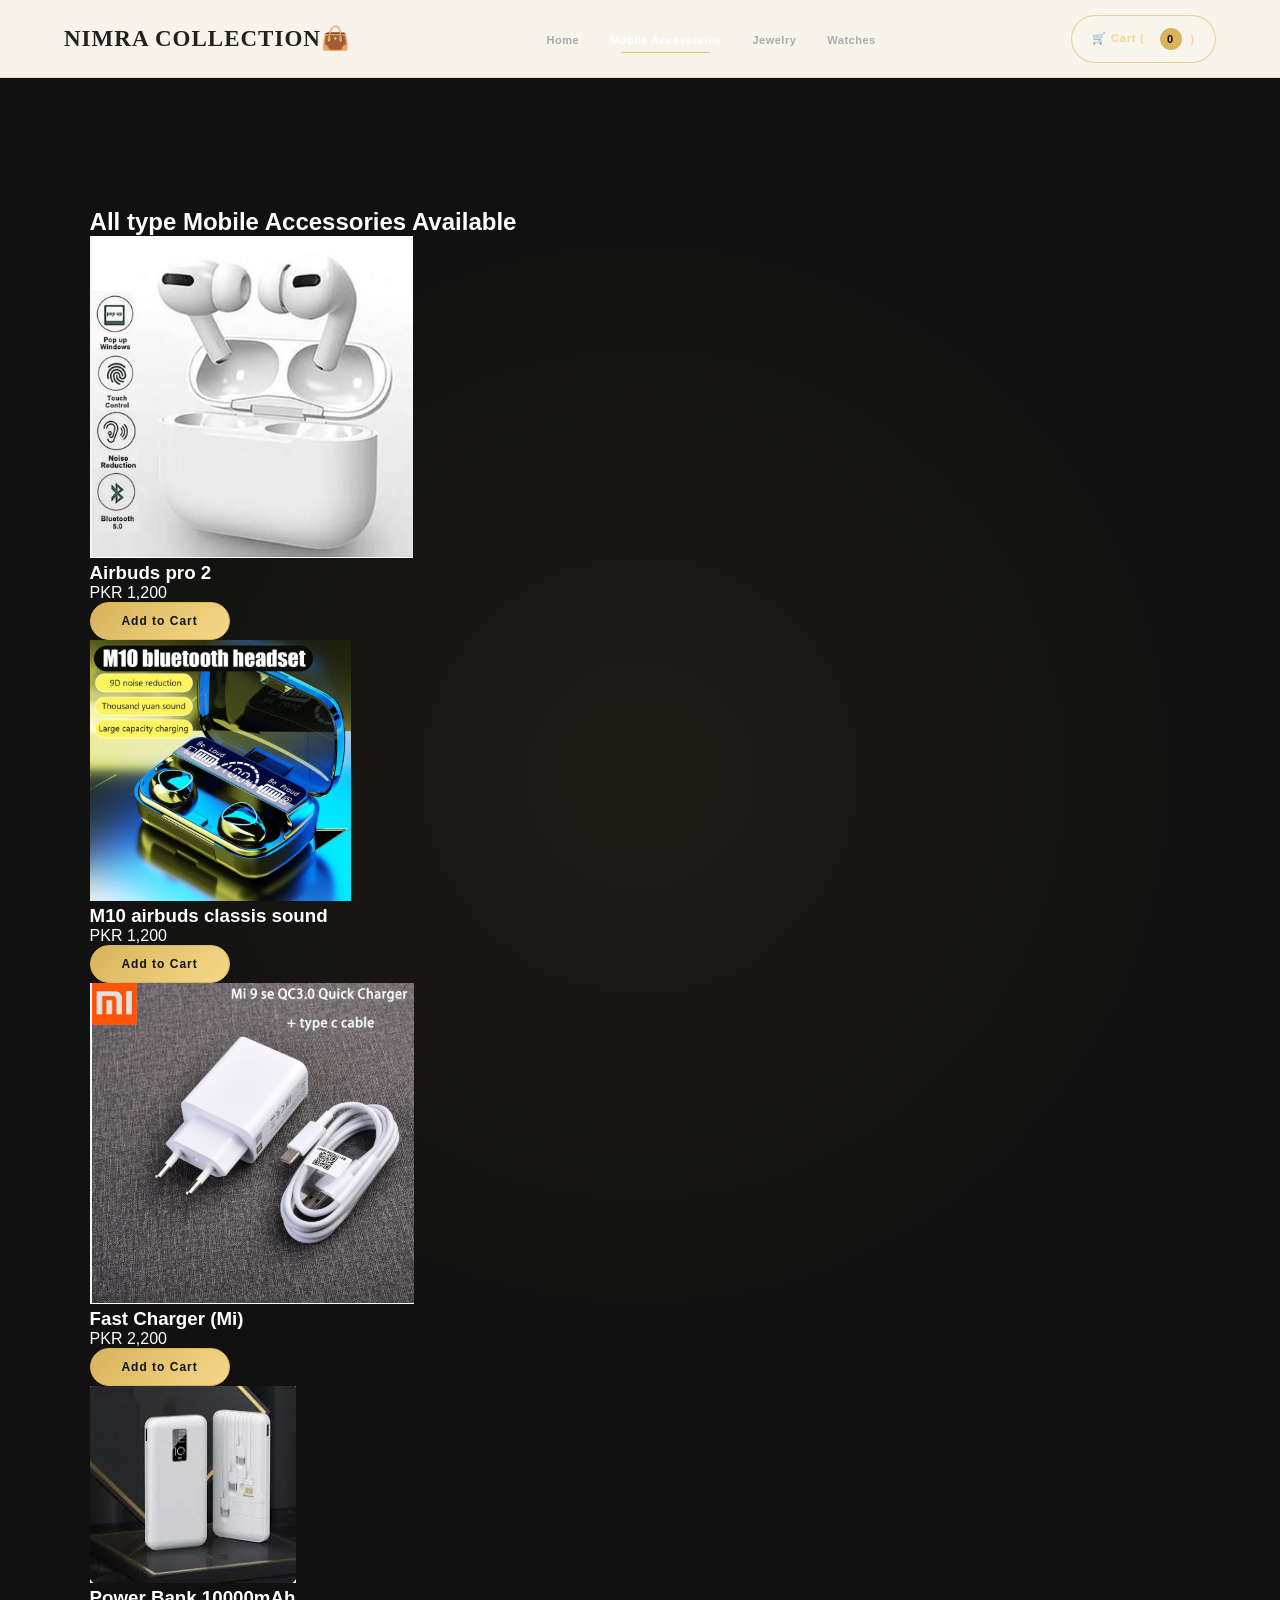
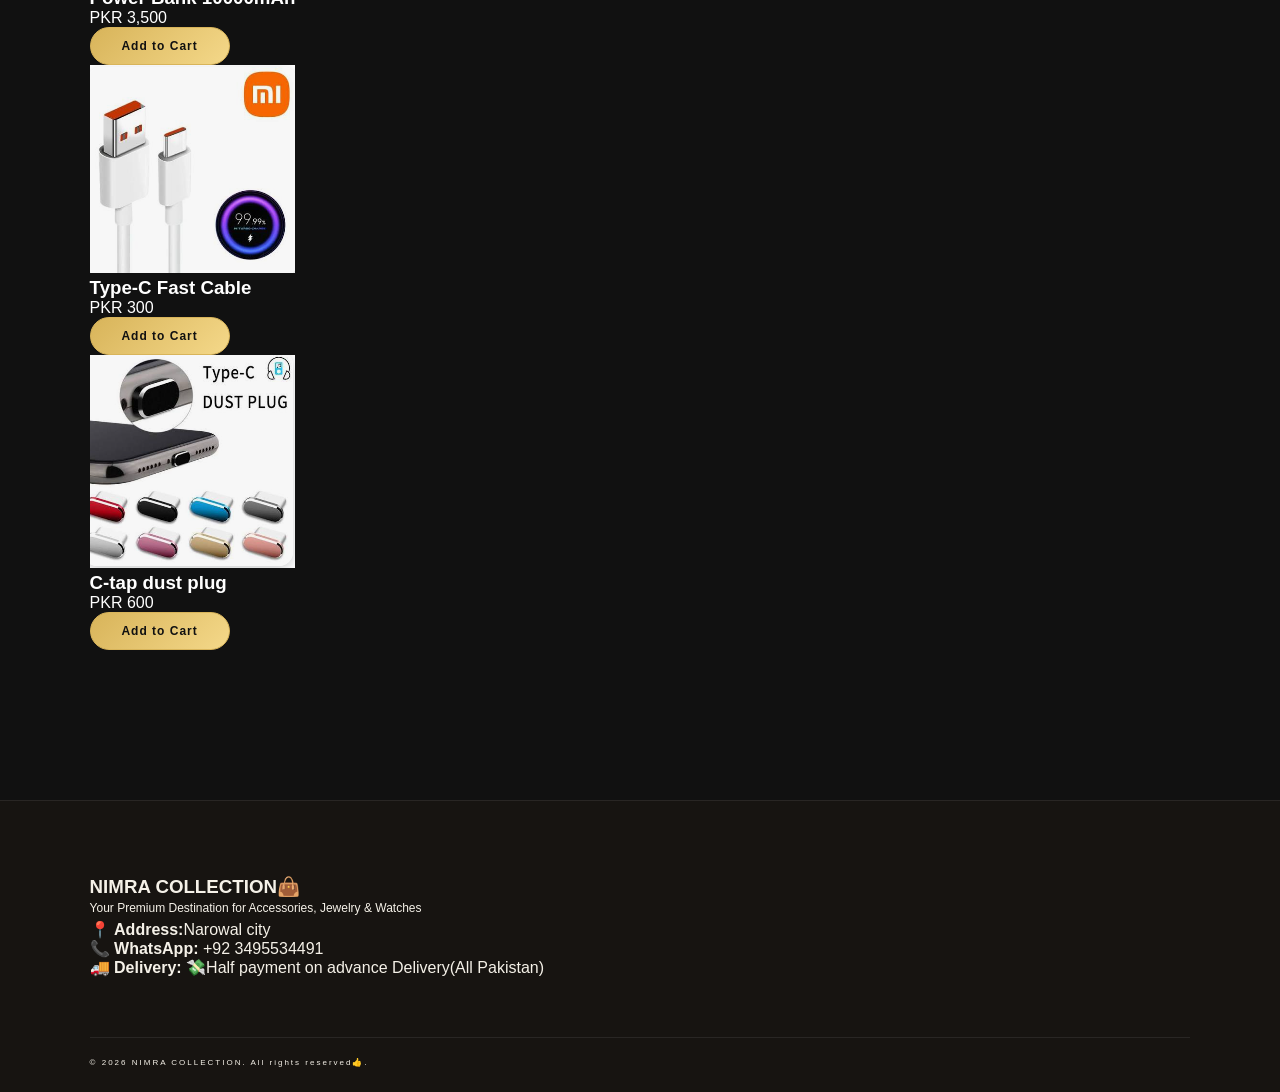
<file: mobile-accessories.html>
<!DOCTYPE html>
<html lang="en">
<head>
    <meta charset="UTF-8">
    <meta name="viewport" content="width=device-width, initial-scale=1.0">
    <title>Mobile Accessories - NIMRA COLLECTION👜</title>
    <link rel="stylesheet" href="index.css">
</head>
<body>

    <!-- Header Navigation -->
    <header class="sticky-header">
        <div class="logo"><a href="index.html">NIMRA COLLECTION👜</a></div>
        <nav>
            <ul>
                <li><a href="index.html">Home</a></li>
                <li><a href="mobile-accessories.html" class="active">Mobile Accessories</a></li>
                <li><a href="jwelery.html">Jewelry</a></li>
                <li><a href="watches.html">Watches</a></li>
            </ul>
        </nav>
        <div class="cart-icon" id="cart-btn">
            🛒 Cart (<span id="cart-count">0</span>)
        </div>
    </header>

    <!-- Main Products Section -->
    <section class="products-section">
        <h2> All type Mobile Accessories Available</h2>

        <div class="product-grid">

            <!-- Card 1 (Line 1 - Left) -->
            <div class="product-card">
                <img src="airbuds.png" alt="Airbuds pro 2">
                <h3>Airbuds pro 2</h3>
                <p class="price">PKR 1,200</p>
                <button class="add-to-cart-btn" data-name="Airbuds pro 2" data-price="2200">Add to Cart</button>
            </div>

            <!-- Card 2 (Line 1 - Right) -->
            <div class="product-card">
                <img src="m10.png" alt="Airbuds pro 2">
                <h3>M10 airbuds classis sound</h3>
                <p class="price">PKR 1,200</p>
                <button class="add-to-cart-btn" data-name="Airbuds pro 2" data-price="1200">Add to Cart</button>
            </div>

            <!-- Card 3 (Line 2 - Left) -->
            <div class="product-card">
                <img src="charger.png" alt="Fast Charger">
                <h3>Fast Charger (Mi)</h3>
                <p class="price">PKR 2,200</p>
                <button class="add-to-cart-btn" data-name="Fast Charger 35W" data-price="2200">Add to Cart</button>
            </div>

            <!-- Card 4 (Line 2 - Right) -->
            <div class="product-card">
                <img src="power.png" alt="Power Bank">
                <h3>Power Bank 10000mAh</h3>
                <p class="price">PKR 3,500</p>
                <button class="add-to-cart-btn" data-name="Power Bank 10000mAh" data-price="3500">Add to Cart</button>
            </div>

            <!-- Card 5 (Line 3 - Left) -->
            <div class="product-card">
                <img src="lead.png" alt="Data Cable">
                <h3>Type-C Fast Cable</h3>
                <p class="price">PKR 300</p>
                <button class="add-to-cart-btn" data-name="Type-C Fast Cable" data-price="300">Add to Cart</button>
            </div>

            <!-- Card 6 (Line 3 - Right) -->
            <div class="product-card">
                <img src="dust.png" alt="Phone Holder">
                <h3>C-tap dust plug</h3>
                <p class="price">PKR 600</p>
                <button class="add-to-cart-btn" data-name="dust plug" data-price="600">Add to Cart</button>
            </div>

        </div>
    </section>

    <!-- Checkout Modal -->
    <div id="checkout-modal" class="modal">
        <div class="modal-content">
            <span class="close-btn" id="close-modal">&times;</span>
            <h2>Confirm Order (COD)</h2>
            <div id="cart-items-list"></div>
            <p class="total-price-text">Total: PKR <span id="cart-total">0</span></p>

            <form id="order-form">
                <input type="text" id="name" placeholder="Enter full name" required>
                <input type="tel" id="phone" placeholder="0300 1234567" required>
                <textarea id="address" placeholder="Complete Address & City" rows="3" required></textarea>
                <button type="submit" class="submit-order-btn">Send Order via WhatsApp</button>
            </form>
        </div>
    </div>

  <footer>
    <div class="footer-container">
        <div class="footer-brand">
            <h3>NIMRA COLLECTION👜</h3>
            <p>Your Premium Destination for Accessories, Jewelry & Watches</p>
        </div>

        <div class="footer-info">
            <div class="footer-info-item">
                📍 <strong>Address:</strong>Narowal city
            </div>
            <div class="footer-info-item">
                📞 <strong>WhatsApp:</strong> +92 3495534491
            </div>
            <div class="footer-info-item">
                🚚 <strong>Delivery:</strong> 💸Half payment on advance Delivery(All Pakistan)
            </div>
        </div>

        <div class="footer-bottom">
            <p>&copy; 2026 NIMRA COLLECTION. All rights reserved👍.</p>
        </div>
    </div>
</footer>

    <script src="index.js"></script>
</body>
</html>
</file>
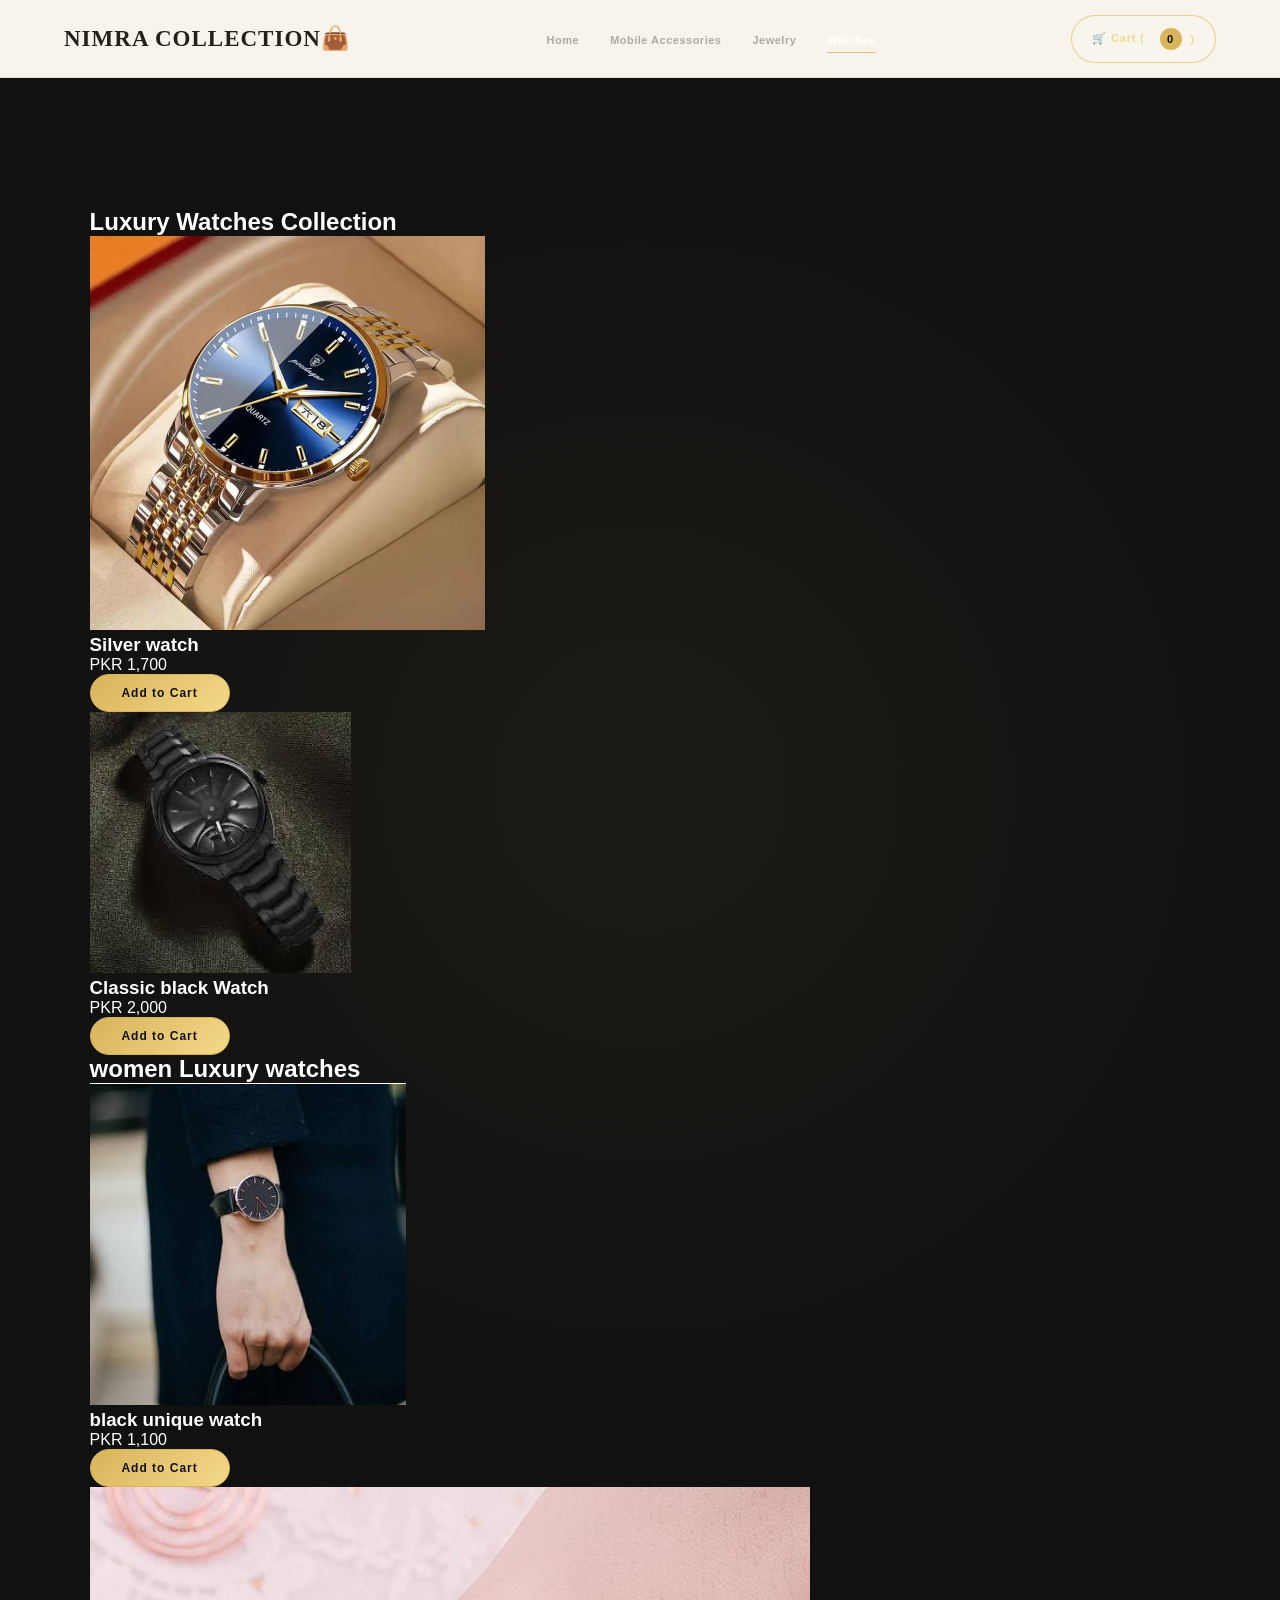
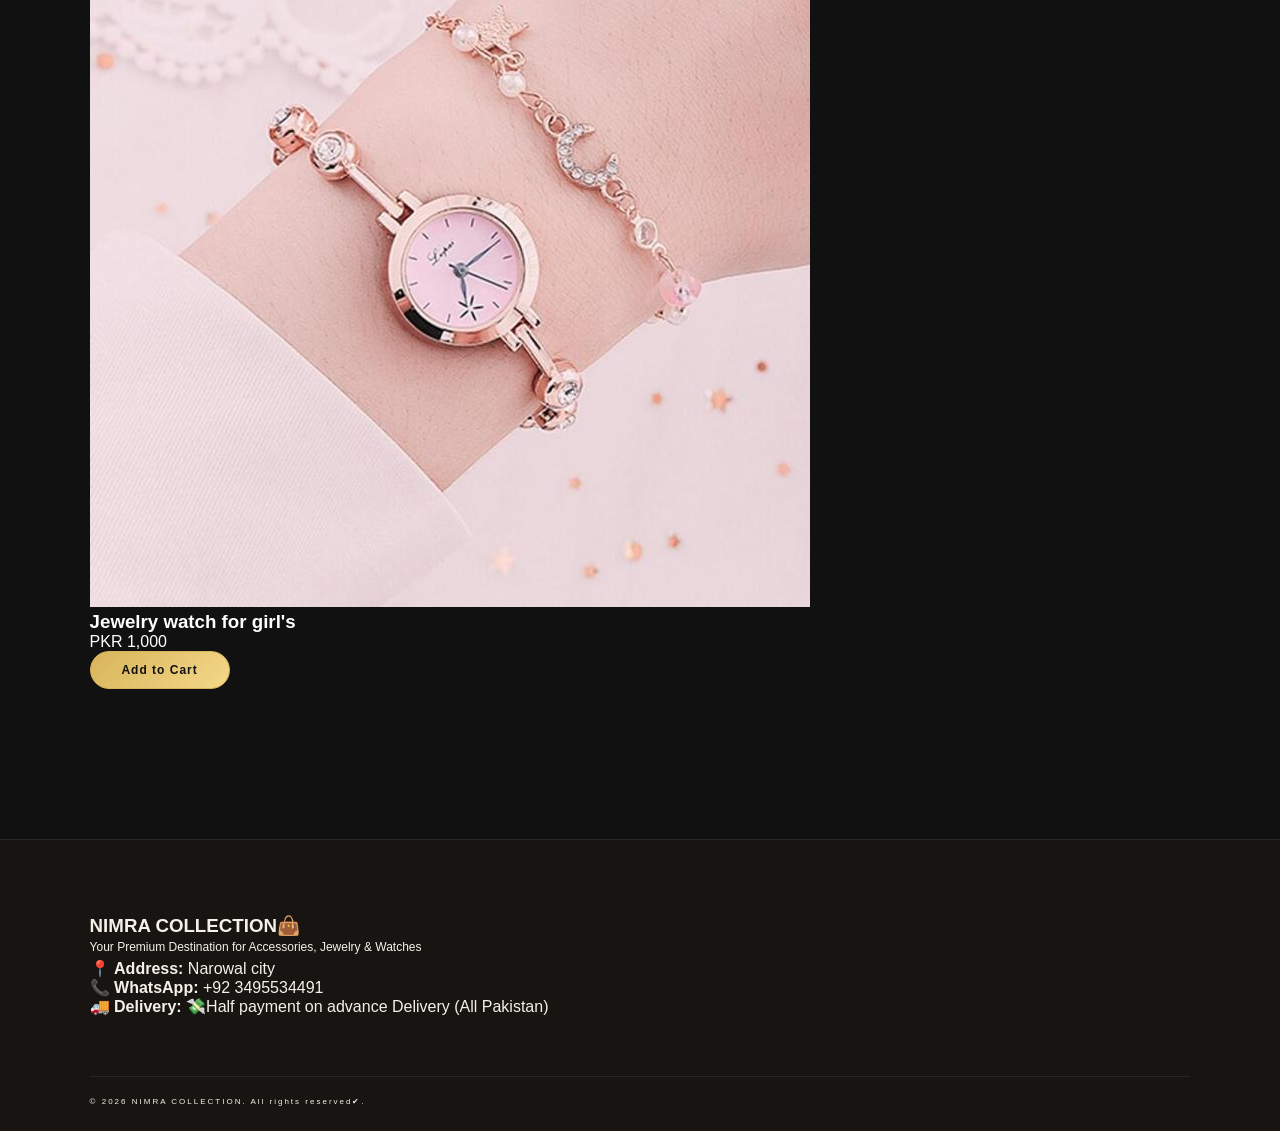
<file: watches.html>
<!DOCTYPE html>
<html lang="en">
<head>
    <meta charset="UTF-8">
    <meta name="viewport" content="width=device-width, initial-scale=1.0">
    <title>Watches - NIMRA COLLECTION👜</title>
    <link rel="stylesheet" href="index.css">
</head>
<body>

    <!-- Sticky Header Navigation -->
    <header class="sticky-header">
        <div class="logo"><a href="index.html">NIMRA COLLECTION👜</a></div>
        <nav>
            <ul>
                <li><a href="index.html">Home</a></li>
                <li><a href="mobile-accessories.html">Mobile Accessories</a></li>
                <li><a href="jwelery.html">Jewelry</a></li>
                <li><a href="watches.html" class="active">Watches</a></li>
            </ul>
        </nav>
        <div class="cart-icon" id="cart-btn">
            🛒 Cart (<span id="cart-count">0</span>)
        </div>
    </header>

    <!-- Watches Items Section -->
    <section class="products-section">
        <h2>Luxury Watches Collection</h2>
        <div class="product-grid">

            <!-- Watch Item 1 -->
            <div class="product-card">
                <!-- AAP APNI WATCH 1 KI IMAGE PATH 'src' MEIN DAALEIN -->
                <img src="min.png" alt="Classic Leather Watch">
                <h3> Silver watch</h3>
                <p class="price">PKR 1,700</p>
                <button class="add-to-cart-btn" data-name="Classic Leather Watch" data-price="1700">Add to Cart</button>
            </div>

            <!-- Watch Item 2 -->
            <div class="product-card">
                <!-- AAP APNI WATCH 2 KI IMAGE PATH 'src' MEIN DAALEIN -->
                <img src="op.png" alt="Silver Chronograph">
                <h3>Classic black Watch</h3>
                <p class="price">PKR 2,000</p>
                <button class="add-to-cart-btn" data-name="Silver Chronograph" data-price="2000">Add to Cart</button>
            </div>

        </div>


          <h2> women Luxury watches</h2>
        <div class="product-grid">

            <!-- Watch Item 1 -->
            <div class="product-card">
                <!-- AAP APNI WATCH 1 KI IMAGE PATH 'src' MEIN DAALEIN -->
                <img src="gil.png" alt="Classic Leather Watch">
                <h3> black unique watch</h3>
                <p class="price">PKR 1,100</p>
                <button class="add-to-cart-btn" data-name="Classic Leather Watch" data-price="1100">Add to Cart</button>
            </div>

            <!-- Watch Item 2 -->
            <div class="product-card">
                <!-- AAP APNI WATCH 2 KI IMAGE PATH 'src' MEIN DAALEIN -->
                <img src="imag.jpg" alt="Silver Chronograph">
                <h3>Jewelry watch for girl's</h3>
                <p class="price">PKR 1,000</p>
                <button class="add-to-cart-btn" data-name="Silver Chronograph" data-price="1000">Add to Cart</button>
            </div>

        </div>
    </section>

    <!-- Order Checkout Modal -->
    <div id="checkout-modal" class="modal">
        <div class="modal-content">
            <span class="close-btn" id="close-modal">&times;</span>
            <h2>Confirm Order (COD)</h2>
            <div id="cart-items-list"></div>
            <p class="total-price-text">Total: PKR <span id="cart-total">0</span></p>

            <form id="order-form">
                <label for="name">Full Name</label>
                <input type="text" id="name" placeholder="Enter full name" required>

                <label for="phone">Phone Number (WhatsApp)</label>
                <input type="tel" id="phone" placeholder="0300 1234567" required>

                <label for="address">Delivery Address</label>
                <textarea id="address" placeholder="Complete Address & City" rows="3" required></textarea>

                <button type="submit" class="submit-order-btn">Send Order via WhatsApp</button>
            </form>
        </div>
    </div>

  <footer>
    <div class="footer-container">
        <div class="footer-brand">
            <h3>NIMRA COLLECTION👜</h3>
            <p>Your Premium Destination for Accessories, Jewelry & Watches</p>
        </div>

        <div class="footer-info">
            <div class="footer-info-item">
                📍 <strong>Address:</strong> Narowal city
            </div>
            <div class="footer-info-item">
                📞 <strong>WhatsApp:</strong> +92 3495534491
            </div>
            <div class="footer-info-item">
                🚚 <strong>Delivery:</strong> 💸Half payment on advance Delivery (All Pakistan)
            </div>
        </div>

        <div class="footer-bottom">
            <p>&copy; 2026 NIMRA COLLECTION. All rights reserved✔.</p>
        </div>
    </div>
</footer>
    <script src="index.js"></script>
</body>
</html>
</file>
<file: index.css>
```css
@import url('https://fonts.googleapis.com/css2?family=Cormorant+Garamond:wght@400;500;600;700&family=Inter:wght@400;500;600;700&display=swap');

:root {
    --black: #070707;
    --black-2: #0d0d0d;
    --cream: #f5f0e7;
    --gold: #d7b45a;
    --gold-light: #f1d98a;
    --text: #eeeeea;
    --muted: #9b9b96;
    --line: rgba(255,255,255,.12);
}

* {
    margin: 0;
    padding: 0;
    box-sizing: border-box;
}

html {
    scroll-behavior: smooth;
}

body {
    background: var(--black);
    color: var(--text);
    font-family: 'Inter', sans-serif;
    overflow-x: hidden;
}

a {
    color: inherit;
    text-decoration: none;
}

button {
    font-family: inherit;
}


/* =====================================================
   WELCOME SCREEN
===================================================== */

#welcome-screen {
    position: fixed;
    inset: 0;
    z-index: 99999;

    display: flex;
    align-items: center;
    justify-content: center;

    background:
        radial-gradient(
            circle at center,
            rgba(215,180,90,.13),
            transparent 32%
        ),
        #050505;

    transition:
        opacity .8s ease,
        visibility .8s ease;
}

#welcome-screen.hide {
    opacity: 0;
    visibility: hidden;
    pointer-events: none;
}

.welcome-orbit {
    position: absolute;

    width: 520px;
    height: 520px;

    border: 1px solid rgba(215,180,90,.18);
    border-radius: 50%;

    animation: orbitRotate 12s linear infinite;
}

.welcome-orbit::before,
.welcome-orbit::after {
    content: "";

    position: absolute;

    width: 8px;
    height: 8px;

    border-radius: 50%;
    background: var(--gold-light);

    box-shadow:
        0 0 20px var(--gold),
        0 0 50px var(--gold);
}

.welcome-orbit::before {
    top: 15%;
    left: 7%;
}

.welcome-orbit::after {
    right: 8%;
    bottom: 15%;
}

.welcome-content {
    position: relative;
    z-index: 2;

    width: min(90%, 800px);

    text-align: center;

    animation: welcomeIn 1.2s cubic-bezier(.2,.8,.2,1);
}

.welcome-small {
    display: block;

    margin-bottom: 20px;

    color: var(--gold-light);

    font-size: 11px;
    font-weight: 700;

    letter-spacing: 6px;
}

.welcome-content h1 {
    font-family: 'Cormorant Garamond', serif;

    font-size: clamp(65px, 11vw, 130px);
    line-height: .72;

    font-weight: 500;
    letter-spacing: -3px;
}

.welcome-content h1 span {
    display: block;

    margin-top: 18px;

    color: transparent;

    -webkit-text-stroke: 1px var(--gold);

    letter-spacing: 4px;
}

.welcome-content p {
    margin: 42px auto 30px;

    color: var(--muted);

    font-size: 13px;
    letter-spacing: 2px;
}

#enter-store-btn {
    display: inline-flex;
    align-items: center;
    gap: 25px;

    padding: 15px 24px;

    border: 1px solid rgba(215,180,90,.7);
    border-radius: 0;

    background: transparent;

    color: white;

    font-size: 11px;
    font-weight: 700;

    letter-spacing: 3px;

    cursor: pointer;

    transition: .4s ease;
}

#enter-store-btn span {
    color: var(--gold-light);
    font-size: 20px;

    transition: transform .4s ease;
}

#enter-store-btn:hover {
    background: var(--gold);
    color: #050505;

    box-shadow:
        0 0 35px rgba(215,180,90,.2);

    transform: translateY(-4px);
}

#enter-store-btn:hover span {
    transform: translateX(7px);
}


/* =====================================================
   HEADER
===================================================== */

.sticky-header {
    position: sticky;
    top: 0;
    z-index: 5000;

    min-height: 78px;

    display: flex;
    align-items: center;
    justify-content: space-between;

    padding: 12px 5%;

    background: rgba(7,7,7,.82);

    border-bottom: 1px solid var(--line);

    backdrop-filter: blur(20px);
    -webkit-backdrop-filter: blur(20px);
}

.logo a {
    display: flex;
    align-items: center;
    gap: 12px;

    font-family: 'Cormorant Garamond', serif;

    font-size: 23px;
    font-weight: 700;

    letter-spacing: 1px;
}

.logo-mark {
    width: 35px;
    height: 35px;

    display: grid;
    place-items: center;

    border: 1px solid var(--gold);

    color: var(--gold-light);

    font-family: 'Cormorant Garamond', serif;
    font-size: 21px;

    transform: rotate(45deg);
}

.logo-mark::first-letter {
    transform: rotate(-45deg);
}

.sticky-header nav ul {
    display: flex;
    align-items: center;
    gap: 5px;

    list-style: none;
}

.sticky-header nav a {
    position: relative;

    padding: 10px 13px;

    color: #aaa;

    font-size: 11px;
    font-weight: 600;

    letter-spacing: .5px;

    transition: .3s ease;
}

.sticky-header nav a::after {
    content: "";

    position: absolute;

    left: 50%;
    bottom: 3px;

    width: 0;
    height: 1px;

    background: var(--gold-light);

    transform: translateX(-50%);

    transition: .3s ease;
}

.sticky-header nav a:hover,
.sticky-header nav a.active {
    color: white;
}

.sticky-header nav a:hover::after,
.sticky-header nav a.active::after {
    width: 65%;
}

.cart-icon {
    display: flex;
    align-items: center;
    gap: 9px;

    padding: 10px 15px;

    border: 1px solid rgba(215,180,90,.35);
    border-radius: 50px;

    background: transparent;

    color: var(--gold-light);

    font-size: 11px;
    font-weight: 700;

    cursor: pointer;

    transition: .3s ease;
}

.cart-icon span {
    min-width: 20px;
    height: 20px;

    display: grid;
    place-items: center;

    border-radius: 50%;

    background: var(--gold);
    color: #111;

    font-size: 10px;
}

.cart-icon:hover {
    border-color: var(--gold);
    box-shadow: 0 0 25px rgba(215,180,90,.15);
}


/* =====================================================
   HERO
===================================================== */

.hero-section {
    position: relative;

    min-height: calc(100vh - 78px);

    display: flex;
    align-items: center;

    padding: 70px 8%;

    overflow: hidden;
}

.hero-background-image {
    position: absolute;

    right: -5%;
    top: 4%;

    width: 58%;
    height: 92%;

    overflow: hidden;

    border-radius: 45% 0 0 45%;

    opacity: .9;

    animation: heroImageIn 1.4s cubic-bezier(.2,.8,.2,1);
}

.hero-background-image::after {
    content: "";

    position: absolute;
    inset: 0;

    background:
        linear-gradient(
            90deg,
            var(--black) 0%,
            transparent 35%,
            rgba(0,0,0,.15) 70%,
            var(--black) 100%
        );
}

.hero-background-image img {
    width: 100%;
    height: 100%;

    object-fit: cover;

    animation: slowZoom 12s ease-in-out infinite alternate;
}

.hero-overlay {
    position: absolute;
    inset: 0;

    background:
        radial-gradient(
            circle at 70% 50%,
            rgba(215,180,90,.12),
            transparent 30%
        );

    pointer-events: none;
}

.hero-content {
    position: relative;
    z-index: 3;

    width: 55%;
    max-width: 720px;

    animation: heroTextIn 1.1s ease .2s both;
}

.hero-label {
    display: inline-block;

    margin-bottom: 25px;

    color: var(--gold-light);

    font-size: 10px;
    font-weight: 700;

    letter-spacing: 5px;
}

.hero-content h1 {
    font-family: 'Cormorant Garamond', serif;

    font-size: clamp(70px, 9vw, 125px);
    line-height: .78;

    font-weight: 500;

    letter-spacing: -3px;
}

.hero-content h1 span {
    display: block;

    margin-left: 75px;
    margin-top: 12px;

    color: transparent;

    -webkit-text-stroke: 1px var(--gold-light);
}

.hero-content p {
    max-width: 520px;

    margin: 35px 0;

    color: #aaa;

    font-size: 14px;
    line-height: 1.9;
}

.hero-buttons {
    display: flex;
    align-items: center;
    gap: 20px;
}

.shop-now-btn,
.hero-secondary-btn {
    display: inline-flex;
    align-items: center;
    gap: 20px;

    padding: 15px 23px;

    font-size: 11px;
    font-weight: 700;

    letter-spacing: 1px;

    transition: .4s ease;
}

.shop-now-btn {
    background: var(--gold);
    color: #080808;
}

.shop-now-btn span {
    font-size: 18px;

    transition: transform .4s ease;
}

.shop-now-btn:hover {
    background: var(--gold-light);

    transform: translateY(-4px);

    box-shadow: 0 15px 40px rgba(215,180,90,.2);
}

.shop-now-btn:hover span {
    transform: translate(5px,-5px);
}

.hero-secondary-btn {
    border-bottom: 1px solid var(--gold);

    color: white;
}

.hero-secondary-btn:hover {
    color: var(--gold-light);

    transform: translateY(-3px);
}

.hero-scroll {
    position: absolute;

    left: 4%;
    bottom: 35px;

    display: flex;
    align-items: center;
    gap: 15px;

    color: #777;

    font-size: 8px;
    letter-spacing: 3px;

    transform: rotate(-90deg);
    transform-origin: left center;
}

.hero-scroll div {
    width: 45px;
    height: 1px;

    background: var(--gold);
}


/* =====================================================
   BRAND STRIP
===================================================== */

.brand-strip {
    display: flex;
    align-items: center;
    justify-content: center;
    gap: 35px;

    padding: 17px 5%;

    background: var(--gold);

    color: #090909;

    font-size: 9px;
    font-weight: 800;

    letter-spacing: 3px;

    overflow: hidden;
}

.brand-strip span {
    font-size: 13px;
}


/* =====================================================
   COLLECTION SECTION
===================================================== */

.products-section {
    position: relative;

    padding: 130px 7% 150px;

    background:
        radial-gradient(
            circle at 50% 30%,
            rgba(215,180,90,.06),
            transparent 35%
        ),
        var(--black);
}

.section-heading {
    max-width: 800px;

    margin: 0 auto 90px;

    text-align: center;
}

.section-heading > span {
    color: var(--gold-light);

    font-size: 10px;
    font-weight: 700;

    letter-spacing: 5px;
}

.section-heading h2 {
    margin: 20px 0;

    font-family: 'Cormorant Garamond', serif;

    font-size: clamp(50px, 7vw, 85px);
    line-height: .85;

    font-weight: 500;
}

.section-heading h2 em {
    color: transparent;

    -webkit-text-stroke: 1px var(--gold-light);

    font-style: normal;
}

.section-heading p {
    max-width: 550px;

    margin: auto;

    color: #858585;

    font-size: 13px;
    line-height: 1.8;
}


/* =====================================================
   NEW COLLECTION LAYOUT
   NOT OLD BOX DESIGN
===================================================== */

.collection-layout {
    max-width: 1250px;

    margin: auto;

    display: grid;
    grid-template-columns: 1fr 1.15fr 1fr;

    align-items: end;

    gap: 18px;
}

.category-link {
    position: relative;

    min-height: 540px;

    display: flex;
    flex-direction: column;
    justify-content: flex-end;

    overflow: hidden;

    border-radius: 0 0 100px 0;

    background:
        linear-gradient(
            180deg,
            #161616,
            #090909
        );

    transition:
        transform .6s cubic-bezier(.2,.8,.2,1),
        border-radius .6s ease;
}

.category-link:nth-child(2) {
    min-height: 610px;

    border-radius: 100px 0 100px 0;
}

.category-link:hover {
    transform: translateY(-15px);

    border-radius: 50px 0 50px 0;
}

.collection-number {
    position: absolute;

    top: 25px;
    left: 25px;

    z-index: 4;

    color: var(--gold-light);

    font-size: 10px;
    font-weight: 700;

    letter-spacing: 2px;
}

.collection-image {
    position: absolute;

    inset: 0;

    display: flex;
    align-items: center;
    justify-content: center;

    padding: 45px 25px 130px;
}

.collection-image::before {
    content: "";

    position: absolute;

    width: 250px;
    height: 250px;

    border-radius: 50%;

    background: rgba(215,180,90,.09);

    filter: blur(35px);

    transition: .6s ease;
}

.category-link:hover .collection-image::before {
    transform: scale(1.4);

    background: rgba(215,180,90,.14);
}

.collection-image img {
    position: relative;
    z-index: 2;

    width: 100%;
    height: 100%;

    object-fit: contain;

    filter:
        drop-shadow(0 35px 30px rgba(0,0,0,.65));

    transition:
        transform .8s cubic-bezier(.2,.8,.2,1),
        filter .6s ease;
}

.category-link:hover .collection-image img {
    transform:
        scale(1.12)
        translateY(-12px)
        rotate(2deg);

    filter:
        drop-shadow(0 45px 35px rgba(0,0,0,.7))
        drop-shadow(0 0 25px rgba(215,180,90,.15));
}

.collection-info {
    position: relative;
    z-index: 5;

    padding: 30px;

    background:
        linear-gradient(
            transparent,
            rgba(5,5,5,.96) 25%
        );
}

.collection-info span {
    color: var(--gold-light);

    font-size: 8px;
    font-weight: 700;

    letter-spacing: 3px;
}

.collection-info h3 {
    margin: 8px 0 12px;

    font-family: 'Cormorant Garamond', serif;

    font-size: 30px;
    font-weight: 500;
}

.collection-info p {
    color: #aaa;

    font-size: 10px;
    font-weight: 700;

    letter-spacing: 1px;

    transition: .3s ease;
}

.category-link:hover .collection-info p {
    color: var(--gold-light);

    letter-spacing: 2px;
}


/* =====================================================
   BRAND STORY
===================================================== */

.brand-story {
    position: relative;

    min-height: 600px;

    display: flex;
    align-items: center;
    justify-content: center;

    padding: 100px 8%;

    overflow: hidden;

    background:
        radial-gradient(
            circle at 50% 50%,
            rgba(215,180,90,.08),
            transparent 35%
        ),
        #0b0b0b;
}

.story-line {
    position: absolute;

    width: 1px;
    height: 100%;

    background:
        linear-gradient(
            transparent,
            var(--gold),
            transparent
        );

    opacity: .35;
}

.story-content {
    max-width: 800px;

    text-align: center;
}

.story-content > span {
    color: var(--gold-light);

    font-size: 9px;
    font-weight: 700;

    letter-spacing: 5px;
}

.story-content h2 {
    margin: 25px 0;

    font-family: 'Cormorant Garamond', serif;

    font-size: clamp(55px, 8vw, 95px);

    line-height: .8;

    font-weight: 500;
}

.story-content h2 em {
    color: transparent;

    -webkit-text-stroke: 1px var(--gold-light);

    font-style: normal;
}

.story-content p {
    max-width: 600px;

    margin: 30px auto;

    color: #8c8c8c;

    font-size: 13px;
    line-height: 2;
}

.story-content a {
    display: inline-flex;
    align-items: center;
    gap: 15px;

    padding-bottom: 8px;

    border-bottom: 1px solid var(--gold);

    color: white;

    font-size: 10px;
    font-weight: 700;

    letter-spacing: 2px;
}

.story-content a span {
    color: var(--gold-light);

    transition: .3s ease;
}

.story-content a:hover span {
    transform: translateX(8px);
}


/* =====================================================
   MODAL
===================================================== */

.modal {
    position: fixed;
    inset: 0;

    z-index: 99990;

    display: none;
    align-items: center;
    justify-content: center;

    padding: 20px;

    background: rgba(0,0,0,.82);

    backdrop-filter: blur(15px);
}

.modal-content {
    position: relative;

    width: min(100%, 520px);
    max-height: 90vh;

    overflow-y: auto;

    padding: 40px;

    background: #101010;

    border: 1px solid rgba(215,180,90,.35);

    box-shadow:
        0 40px 100px rgba(0,0,0,.8);

    animation: modalIn .5s cubic-bezier(.2,.8,.2,1);
}

.close-btn {
    position: absolute;

    top: 15px;
    right: 18px;

    width: 35px;
    height: 35px;

    border: 1px solid rgba(255,255,255,.15);

    background: transparent;

    color: #aaa;

    font-size: 25px;

    cursor: pointer;

    transition: .3s ease;
}

.close-btn:hover {
    color: var(--gold-light);

    border-color: var(--gold);

    transform: rotate(90deg);
}

.modal-label {
    color: var(--gold-light);

    font-size: 9px;
    font-weight: 700;

    letter-spacing: 4px;
}

.modal-content h2 {
    margin: 10px 0 20px;

    font-family: 'Cormorant Garamond', serif;

    font-size: 42px;

    font-weight: 500;
}

.checkout-divider {
    width: 100%;
    height: 1px;

    margin-bottom: 20px;

    background: var(--line);
}

#cart-items-list p {
    padding: 10px 0;

    border-bottom: 1px solid rgba(255,255,255,.06);

    color: #bbb;

    font-size: 12px;
}

.total-row {
    display: flex;
    align-items: center;
    justify-content: space-between;

    margin: 20px 0 25px;

    color: #aaa;
}

.total-row strong {
    color: var(--gold-light);
}

#order-form {
    display: flex;
    flex-direction: column;
    gap: 8px;
}

#order-form label {
    margin-top: 8px;

    color: #aaa;

    font-size: 10px;
    font-weight: 700;

    letter-spacing: 1px;
}

#order-form input,
#order-form textarea {
    width: 100%;

    padding: 14px;

    border: 1px solid rgba(255,255,255,.12);

    background: rgba(255,255,255,.04);

    color: white;

    outline: none;

    font-family: inherit;

    transition: .3s ease;
}

#order-form input:focus,
#order-form textarea:focus {
    border-color: var(--gold);

    box-shadow:
        0 0 20px rgba(215,180,90,.08);
}

.submit-order-btn {
    display: flex;
    align-items: center;
    justify-content: center;
    gap: 15px;

    width: 100%;

    margin-top: 15px;

    padding: 15px;

    border: none;

    background: var(--gold);

    color: #080808;

    font-size: 10px;
    font-weight: 800;

    letter-spacing: 1px;

    cursor: pointer;

    transition: .4s ease;
}

.submit-order-btn span {
    font-size: 18px;
}

.submit-order-btn:hover {
    background: var(--gold-light);

    transform: translateY(-3px);
}


/* =====================================================
   FOOTER
===================================================== */

footer {
    padding: 75px 7% 25px;

    background: #050505;

    border-top: 1px solid rgba(255,255,255,.08);
}

.footer-main {
    max-width: 1200px;

    margin: auto;

    display: grid;
    grid-template-columns: 2fr 1fr 1.5fr;

    gap: 70px;
}

.footer-logo {
    display: flex;
    align-items: center;
    gap: 12px;

    margin-bottom: 20px;

    font-family: 'Cormorant Garamond', serif;

    font-size: 27px;
    font-weight: 600;
}

.footer-logo span {
    width: 35px;
    height: 35px;

    display: grid;
    place-items: center;

    border: 1px solid var(--gold);

    color: var(--gold-light);
}

.footer-brand p {
    max-width: 380px;

    color: #777;

    font-size: 12px;
    line-height: 1.8;
}

.footer-column {
    display: flex;
    flex-direction: column;
    gap: 12px;
}

.footer-column h4 {
    margin-bottom: 10px;

    color: var(--gold-light);

    font-size: 9px;
    letter-spacing: 4px;
}

.footer-column a,
.footer-column p {
    color: #777;

    font-size: 11px;

    transition: .3s ease;
}

.footer-column a:hover {
    color: white;

    transform: translateX(5px);
}

.footer-bottom {
    max-width: 1200px;

    margin: 60px auto 0;
    padding-top: 20px;

    display: flex;
    justify-content: space-between;

    border-top: 1px solid rgba(255,255,255,.08);

    color: #555;

    font-size: 8px;

    letter-spacing: 2px;
}


/* =====================================================
   ANIMATIONS
===================================================== */

@keyframes welcomeIn {
    from {
        opacity: 0;
        transform: translateY(40px) scale(.95);
    }

    to {
        opacity: 1;
        transform: translateY(0) scale(1);
    }
}

@keyframes orbitRotate {
    to {
        transform: rotate(360deg);
    }
}

@keyframes heroImageIn {
    from {
        opacity: 0;
        transform: translateX(100px) scale(1.08);
    }

    to {
        opacity: .9;
        transform: translateX(0) scale(1);
    }
}

@keyframes heroTextIn {
    from {
        opacity: 0;
        transform: translateY(50px);
    }

    to {
        opacity: 1;
        transform: translateY(0);
    }
}

@keyframes slowZoom {
    from {
        transform: scale(1);
    }

    to {
        transform: scale(1.08);
    }
}

@keyframes modalIn {
    from {
        opacity: 0;
        transform: translateY(30px) scale(.95);
    }

    to {
        opacity: 1;
        transform: translateY(0) scale(1);
    }
}


/* =====================================================
   TABLET
===================================================== */

@media (max-width: 1000px) {

    .sticky-header {
        flex-wrap: wrap;
        justify-content: center;

        gap: 12px;
    }

    .logo {
        width: 100%;
        display: flex;
        justify-content: center;
    }

    .hero-content {
        width: 70%;
    }

    .hero-background-image {
        width: 65%;
        opacity: .65;
    }

    .collection-layout {
        grid-template-columns: 1fr 1fr;
    }

    .category-link:nth-child(2) {
        min-height: 540px;
    }

    .category-link:last-child {
        grid-column: 1 / -1;

        width: 50%;
        margin: auto;
    }

    .footer-main {
        grid-template-columns: 1fr 1fr;
    }
}


/* =====================================================
   MOBILE
===================================================== */

@media (max-width: 650px) {

    .sticky-header {
        padding: 12px 4%;
    }

    .logo a {
        font-size: 19px;
    }

    .logo-mark {
        width: 30px;
        height: 30px;
    }

    .sticky-header nav {
        width: 100%;

        overflow-x: auto;
    }

    .sticky-header nav ul {
        justify-content: flex-start;

        min-width: max-content;
    }

    .sticky-header nav a {
        padding: 8px 9px;

        font-size: 9px;
    }

    .cart-icon {
        position: absolute;

        right: 4%;
        top: 17px;
    }


    /* HERO */

    .hero-section {
        min-height: 85vh;

        padding: 70px 7%;

        align-items: flex-end;
    }

    .hero-background-image {
        right: -20%;
        top: 5%;

        width: 115%;
        height: 75%;

        border-radius: 50%;
        opacity: .55;
    }

    .hero-content {
        width: 100%;

        text-align: left;
    }

    .hero-label {
        font-size: 8px;
        letter-spacing: 3px;
    }

    .hero-content h1 {
        font-size: 70px;
    }

    .hero-content h1 span {
        margin-left: 35px;
    }

    .hero-content p {
        font-size: 12px;

        margin: 25px 0;
    }

    .hero-buttons {
        flex-wrap: wrap;
    }

    .hero-scroll {
        display: none;
    }


    /* STRIP */

    .brand-strip {
        justify-content: flex-start;

        width: max-content;

        gap: 20px;

        animation: stripMove 18s linear infinite;
    }


    /* COLLECTION */

    .products-section {
        padding: 90px 6% 100px;
    }

    .section-heading {
        margin-bottom: 55px;
    }

    .section-heading h2 {
        font-size: 55px;
    }

    .collection-layout {
        grid-template-columns: 1fr;

        gap: 20px;
    }

    .category-link,
    .category-link:nth-child(2) {
        min-height: 510px;

        width: 100%;

        border-radius: 0 0 70px 0;
    }

    .category-link:last-child {
        grid-column: auto;

        width: 100%;
    }

    .collection-info h3 {
        font-size: 27px;
    }


    /* STORY */

    .brand-story {
        min-height: 520px;

        padding: 80px 7%;
    }

    .story-content h2 {
        font-size: 58px;
    }


    /* FOOTER */

    .footer-main {
        grid-template-columns: 1fr;

        gap: 40px;
    }

    .footer-bottom {
        flex-direction: column;

        gap: 10px;

        text-align: center;
    }


    /* MODAL */

    .modal-content {
        padding: 30px 20px;
    }

    .modal-content h2 {
        font-size: 35px;
    }


    /* WELCOME */

    .welcome-orbit {
        width: 330px;
        height: 330px;
    }

    .welcome-content h1 {
        font-size: 70px;
    }

    .welcome-content h1 span {
        font-size: 52px;

        letter-spacing: 2px;
    }

    .welcome-content p {
        font-size: 10px;

        line-height: 1.7;
    }
}


@keyframes stripMove {
    from {
        transform: translateX(0);
    }

    to {
        transform: translateX(-35%);
    }
}


/* =====================================================
   TOUCH
===================================================== */

@media (hover: none) {

    .category-link:active {
        transform: scale(.98);
    }

    .shop-now-btn:active,
    .hero-secondary-btn:active {
        transform: scale(.97);
    }
}


/* =====================================================
   REDUCE MOTION
===================================================== */

@media (prefers-reduced-motion: reduce) {

    *,
    *::before,
    *::after {
        animation-duration: .01ms !important;
        animation-iteration-count: 1 !important;
        scroll-behavior: auto !important;
        transition-duration: .01ms !important;
    }
}
/* =========================================
   PREMIUM ADD TO CART BUTTON
========================================= */
.add-to-cart-btn {
    display: inline-flex;
    width: auto;
    min-width: 140px;
    padding: 11px 20px;
    justify-content: center;
    align-items: center;

    border: 1px solid #d8b45a;
    border-radius: 30px;

    background: linear-gradient(135deg, #d8b45a, #f4d889);
    color: #111;

    font-size: 12px;
    font-weight: 800;
    letter-spacing: 1px;
    cursor: pointer;

    transition: all 0.3s ease;
}

.add-to-cart-btn:hover {
    transform: translateY(-3px);
    box-shadow: 0 8px 22px rgba(212,175,55,0.35);
}

.add-to-cart-btn:active {
    transform: scale(0.96);
}

@media (max-width: 600px) {
    .add-to-cart-btn {
        min-width: 125px;
        padding: 10px 16px;
        font-size: 11px;
    }
}

/* Shine animation */

.add-to-cart-btn::before {
    content: "";
    position: absolute;
    top: 0;
    left: -120%;

    width: 70%;
    height: 100%;

    background: linear-gradient(
        90deg,
        transparent,
        rgba(255,255,255,0.65),
        transparent
    );

    transform: skewX(-20deg);
    transition: left 0.7s ease;
}

/* Hover */

.add-to-cart-btn:hover {
    transform: translateY(-4px) scale(1.015);

    letter-spacing: 2px;

    box-shadow:
        0 14px 35px rgba(212, 175, 55, 0.35),
        0 0 25px rgba(212, 175, 55, 0.15),
        inset 0 1px 0 rgba(255,255,255,0.7);
}

.add-to-cart-btn:hover::before {
    left: 140%;
}

/* Click */

.add-to-cart-btn:active {
    transform: translateY(-1px) scale(0.98);
}

/* Added state */

.add-to-cart-btn.added {
    background: linear-gradient(
        135deg,
        #f0d98a,
        #c7a43d
    );

    box-shadow:
        0 0 25px rgba(212,175,55,0.4);
}


/* =========================================
   CART BUTTON
========================================= */

#cart-btn {
    position: relative;

    border: 1px solid rgba(212,175,55,0.5);
    border-radius: 999px;

    background: rgba(255,255,255,0.04);

    color: #f4d889;

    padding: 12px 20px;

    font-weight: 700;
    letter-spacing: 0.8px;

    cursor: pointer;

    transition: all 0.3s ease;
}

#cart-btn:hover {
    background: #d8b45a;
    color: #111;

    transform: translateY(-2px);

    box-shadow:
        0 8px 25px rgba(212,175,55,0.3);
}


/* =========================================
   CART COUNT
========================================= */

#cart-count {
    display: inline-flex;

    min-width: 22px;
    height: 22px;

    align-items: center;
    justify-content: center;

    margin-left: 6px;

    border-radius: 50%;

    background: #d8b45a;
    color: #111;

    font-size: 11px;
    font-weight: 900;

    transition: transform 0.25s ease;
}

#cart-btn:hover #cart-count {
    transform: scale(1.15);
}


/* =========================================
   MOBILE
========================================= */

@media (max-width: 600px) {

    .add-to-cart-btn {
        min-height: 50px;
        padding: 13px 18px;
        font-size: 12px;
        letter-spacing: 1.2px;
    }

    .add-to-cart-btn:hover {
        transform: translateY(-2px);
    }

}
footer,
footer p,
footer h3,
footer h4,
footer a,
footer span {
    color: #f5f1e8 !important;
    opacity: 1 !important;
    visibility: visible !important;
}

footer a {
    text-decoration: none;
}

footer a:hover {
    color: #d8b45a !important;
}
/* =========================================
   NIMRA COLLECTION - NEW HOME LOOK
========================================= */

:root {
    --black: #111111;
    --cream: #f8f4ec;
    --gold: #b88a44;
    --gold-light: #e0bd78;
    --text: #24201b;
    --muted: #756d62;
    --line: rgba(184, 138, 68, 0.22);
}

/* Main background */
body {
    background: #f8f4ec;
    color: #24201b;
}

/* Header */
.sticky-header {
    background: rgba(248, 244, 236, 0.94);
    border-bottom: 1px solid var(--line);
    backdrop-filter: blur(15px);
}

.logo-text,
.sticky-header a {
    color: #24201b;
}

.logo-mark {
    background: #b88a44;
    color: white;
}

/* Hero */
.hero-section {
    background:
        radial-gradient(circle at 75% 35%, rgba(184,138,68,.18), transparent 35%),
        linear-gradient(135deg, #f8f4ec 0%, #eee5d6 100%);
}

.hero-overlay {
    background: linear-gradient(
        90deg,
        rgba(248,244,236,.96) 0%,
        rgba(248,244,236,.75) 42%,
        rgba(248,244,236,.05) 100%
    );
}

.hero-content h1 {
    color: #171411;
}

.hero-content p {
    color: #665e54;
}

.hero-content .eyebrow {
    color: #a27635;
    letter-spacing: 2px;
}

/* Main buttons */
.hero-content .btn,
.hero-content a {
    border-color: #b88a44;
}

.hero-content .btn-primary {
    background: #b88a44;
    color: white;
}

.hero-content .btn-primary:hover {
    background: #966d31;
}

/* Gold strip */
.brand-strip {
    background: #b88a44;
    color: white;
}

/* Collections */
.collections-section {
    background: #f8f4ec;
}

.collections-section h2 {
    color: #211d18;
}

.collections-section p {
    color: #756d62;
}

.category-link {
    background: #eee5d6;
    border-color: rgba(184,138,68,.25);
}

.category-link:hover {
    border-color: #b88a44;
}

/* Story */
.story-section {
    background: #e8ddcc;
}

.story-section h2 {
    color: #211d18;
}

.story-section p {
    color: #665e54;
}

/* Footer */
footer {
    background: #171411;
    color: #f8f4ec;
}

footer a:hover {
    color: #e0bd78 !important;
}
/* Product text visible */
.product-card h3,
.product-card h2,
.product-card p,
.product-card .product-name,
.product-card .price,
.product-card span {
    color: #ffffff !important;
    opacity: 1 !important;
    visibility: visible !important;
}

/* Product buttons */
.product-card .add-to-cart-btn {
    color: #111111 !important;
}
/* Product section heading - WHITE */
.products-section h1,
.products-section h2,
.products-section h3,
.products-section .section-title,
.section-title,
.section-heading,
.products-title {
    color: #ffffff !important;
    opacity: 1 !important;
}
</file>
